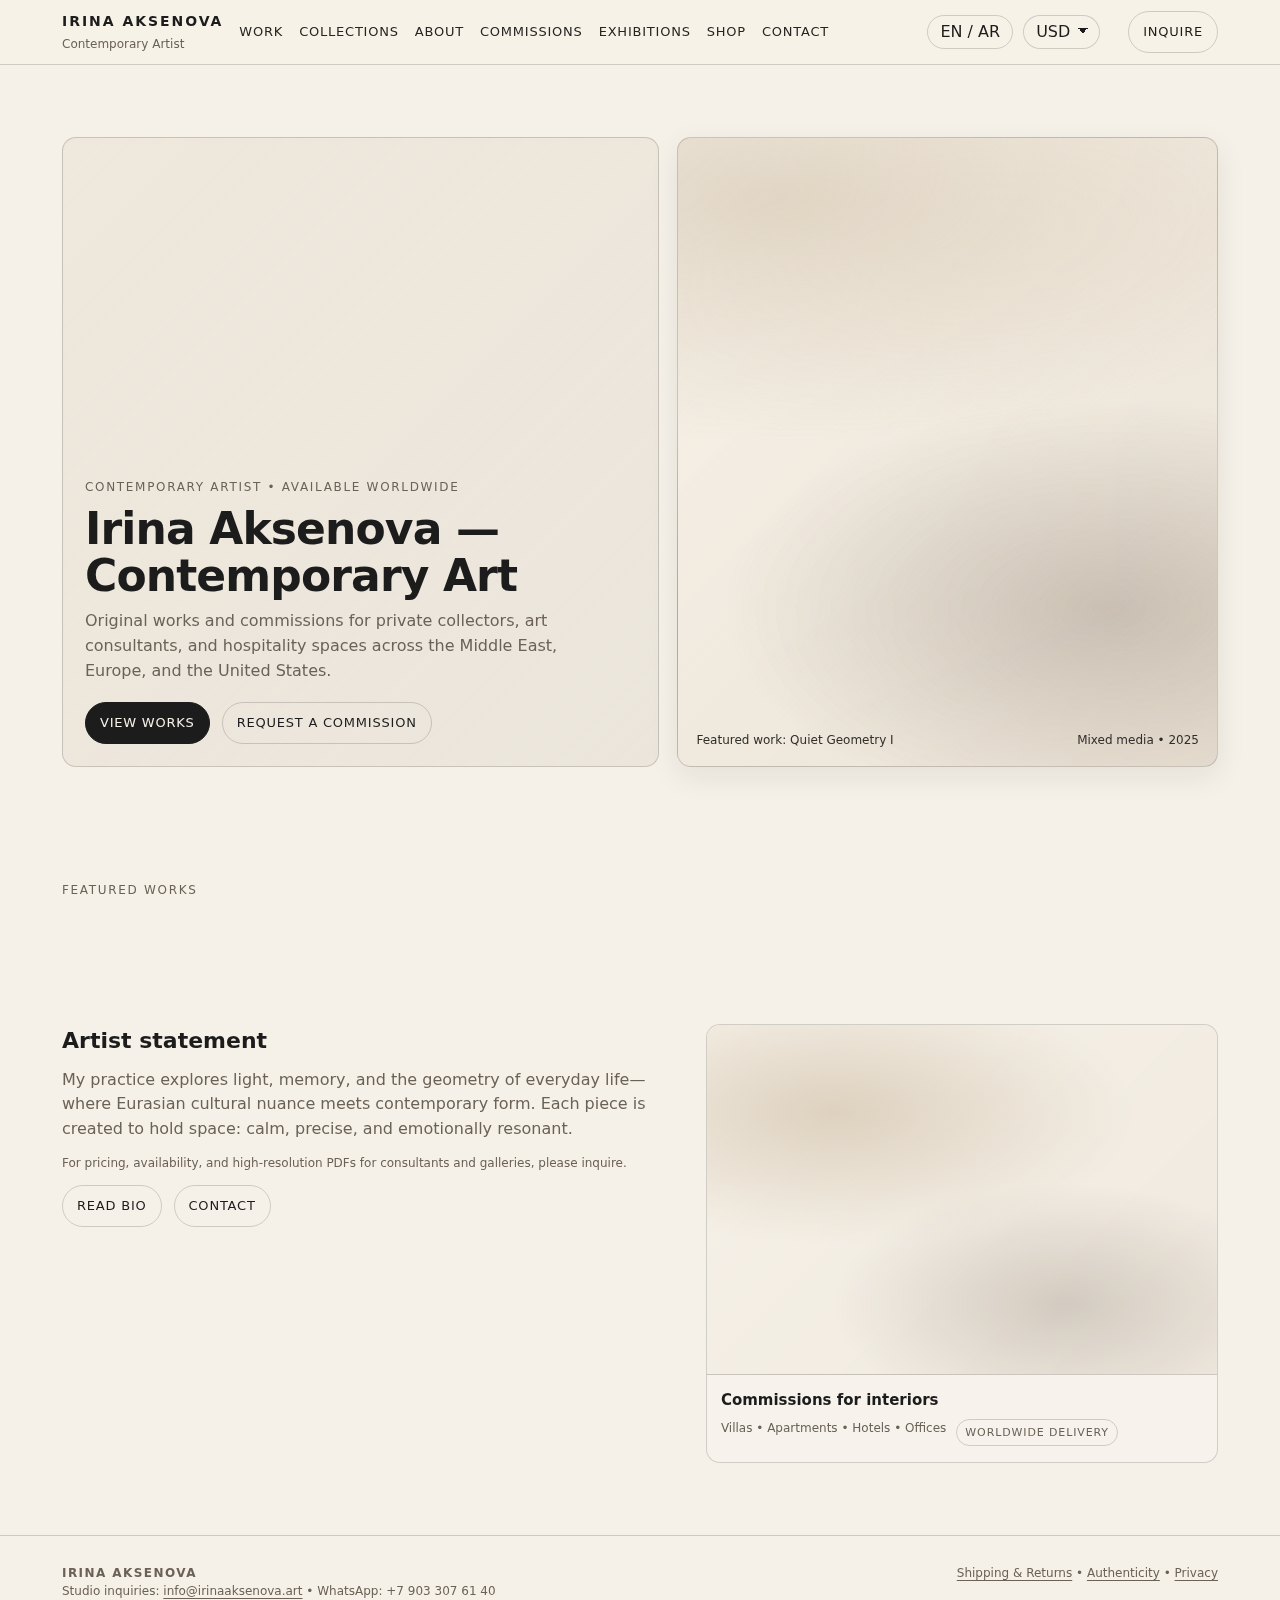
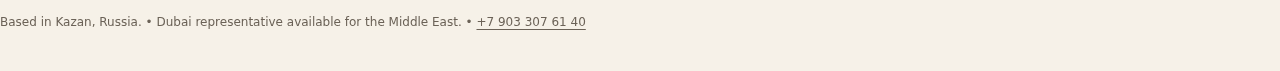
<file: index.html>
<!doctype html>
<html lang="en">
<head>
  <meta charset="utf-8">
  <meta name="viewport" content="width=device-width,initial-scale=1">
  <title>Artist Name — Contemporary Art</title>
  <meta name="description" content="Contemporary artist. Original artworks and commissions for Middle East, Europe, and the US.">
  <link rel="stylesheet" href="css/styles.css">
  <script defer src="js/site.js"></script>
</head>
<body>
  <header class="nav">
    <div class="container nav-inner">
      <a class="brand" href="index.html" aria-label="Home">
        <strong data-i18n="brand_name">Irina Aksenova</strong>
        <span data-i18n="brand_tagline">Contemporary Artist</span>
      </a>
      <nav class="menu" aria-label="Primary">
        <a href="work.html" data-i18n="nav_work">Work</a>
        <a href="collections.html" data-i18n="nav_collections">Collections</a>
        <a href="about.html" data-i18n="nav_about">About</a>
        <a href="commissions.html" data-i18n="nav_commissions">Commissions</a>
        <a href="exhibitions.html" data-i18n="nav_exhibitions">Exhibitions</a>
        <a href="shop.html" data-i18n="nav_shop">Shop</a>
        <a href="contact.html" data-i18n="nav_contact">Contact</a>
      </nav>
      <div class="nav-controls" aria-label="Language and currency">
        <button class="chip" id="langToggle" type="button" aria-label="Toggle language">EN / AR</button>
        <select class="chip" id="currencySelect" aria-label="Select currency">
          <option value="USD">USD</option>
          <option value="EUR">EUR</option>
          <option value="AED">AED</option>
        </select>
      </div>
      <a class="btn" href="contact.html" data-i18n="cta_inquire">Inquire</a>
    </div>
  </header>

  <main>
    <section class="section">
      <div class="container hero">
        <div class="hero-card">
          <div class="kicker">Contemporary artist • Available worldwide</div>
          <h1 data-i18n="home_title">Irina Aksenova — Contemporary Art</h1>
          <p>Original works and commissions for private collectors, art consultants, and hospitality spaces across the Middle East, Europe, and the United States.</p>
          <div class="hero-actions">
            <a class="btn primary" href="work.html">View works</a>
            <a class="btn" href="commissions.html">Request a commission</a>
          </div>
        </div>
        <div class="hero-media" aria-label="Featured artwork placeholder">
          <div class="hero-meta">
            <span>Featured work: Quiet Geometry I</span>
            <span>Mixed media • 2025</span>
          </div>
        </div>
      </div>
    </section>

    <section class="section tight">
      <div class="container">
        <div class="kicker">Featured works</div>
        <div id="featuredGrid" class="grid cols-3"></div>
      </div>
    </section>

    <section class="section">
      <div class="container two-col">
        <div class="prose">
          <h2>Artist statement</h2>
          <p>My practice explores light, memory, and the geometry of everyday life—where Eurasian cultural nuance meets contemporary form. Each piece is created to hold space: calm, precise, and emotionally resonant.</p>
          <p class="small">For pricing, availability, and high‑resolution PDFs for consultants and galleries, please inquire.</p>
          <div class="hero-actions">
            <a class="btn" href="about.html">Read bio</a>
            <a class="btn" href="contact.html" data-i18n="nav_contact">Contact</a>
          </div>
        </div>
        <div class="card">
          <div class="thumb" style="aspect-ratio: 16/11;"></div>
          <div class="card-body">
            <p class="title">Commissions for interiors</p>
            <div class="meta">
              <span>Villas • Apartments • Hotels • Offices</span>
              <span class="badge">Worldwide delivery</span>
            </div>
          </div>
        </div>
      </div>
    </section>
  </main>

  <hr class="hr">
  <footer class="footer">
    <div class="container footer-row">
      <div>
        <div><strong style="letter-spacing:.12em;text-transform:uppercase;font-size:12px;">Irina Aksenova</strong></div>
        <div class="small">Studio inquiries: <a id="inquiryMail" href="mailto:info@irinaaksenova.art">info@irinaaksenova.art</a> • WhatsApp: +7 903 307 61 40</div>
      </div>
      <div class="small">
        <a href="shipping.html">Shipping & Returns</a> •
        <a href="authenticity.html">Authenticity</a> •
        <a href="privacy.html">Privacy</a>
      </div>
    </div>
  
        <div class="footer-note">
          <p class="small">
            <span data-i18n="footer_location">Based in Kazan, Russia.</span>
            <span> • </span>
            <span data-i18n="footer_dubai_rep">Dubai representative available for the Middle East.</span>
            <span> • </span>
            <a href="tel:+79033076140">+7 903 307 61 40</a>
          </p>
        </div>
        </footer>
</body>
</html>
</file>
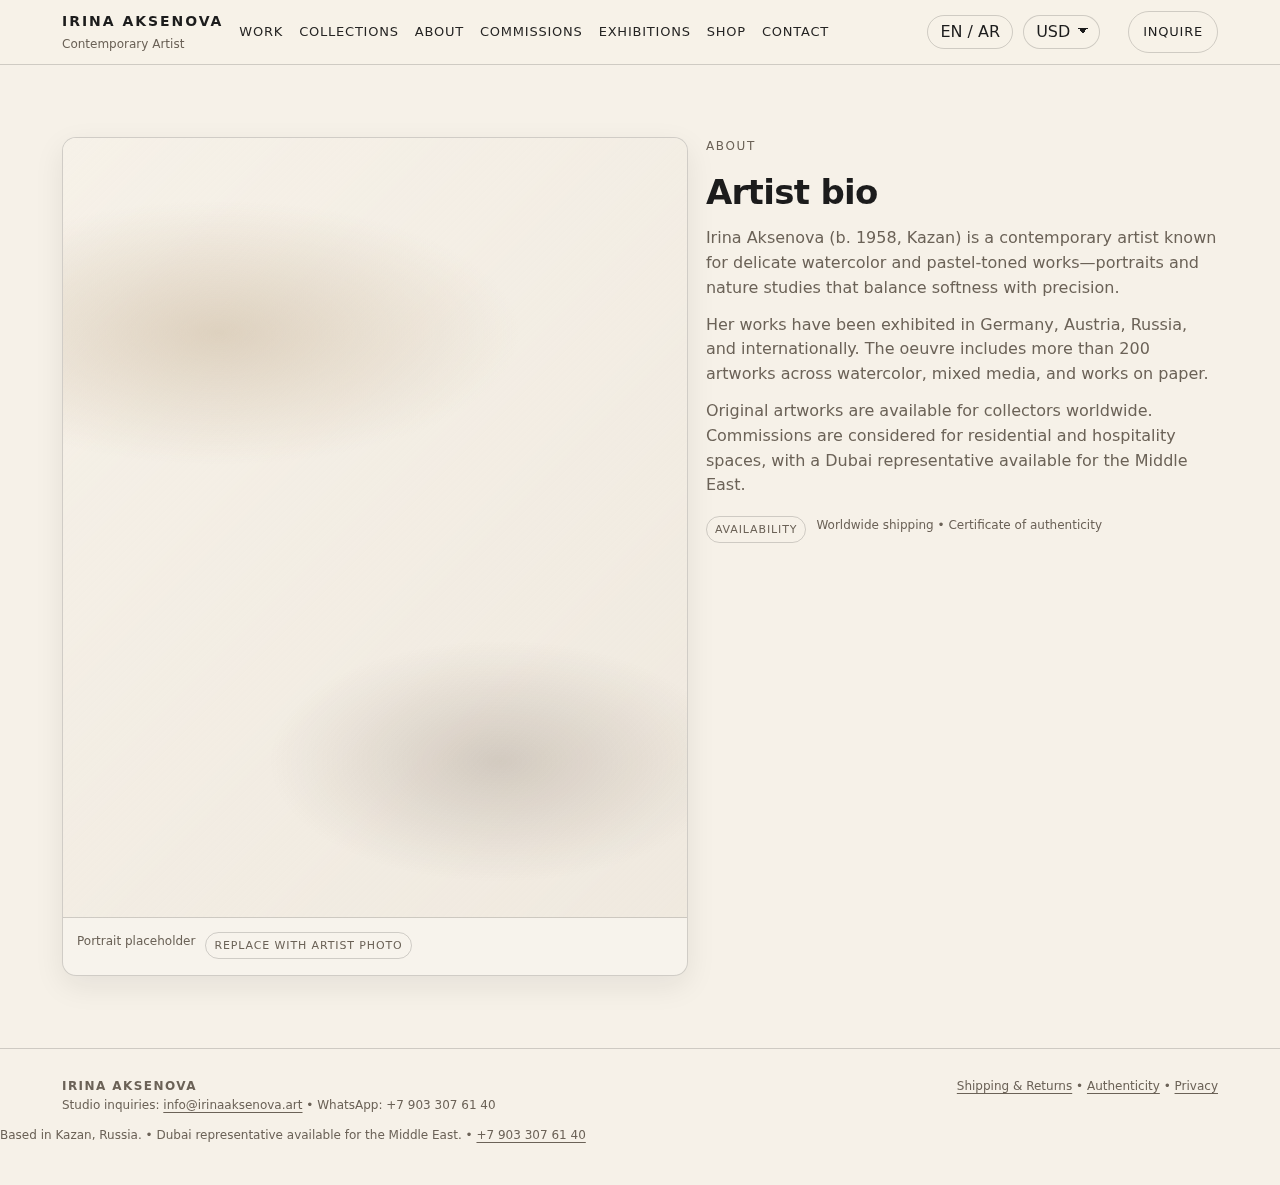
<file: about.html>
<!doctype html>
<html lang="en">
<head>
  <meta charset="utf-8">
  <meta name="viewport" content="width=device-width,initial-scale=1">
  <title>About — Artist Name</title>
  <meta name="description" content="Artist bio and statement. Contemporary artist from Kazan.">
  <link rel="stylesheet" href="css/styles.css">
  <script defer src="js/site.js"></script>
</head>
<body>
  <header class="nav">
    <div class="container nav-inner">
      <a class="brand" href="index.html" aria-label="Home">
        <strong data-i18n="brand_name">Irina Aksenova</strong>
        <span data-i18n="brand_tagline">Contemporary Artist</span>
      </a>
      <nav class="menu" aria-label="Primary">
        <a href="work.html" data-i18n="nav_work">Work</a>
        <a href="collections.html" data-i18n="nav_collections">Collections</a>
        <a href="about.html" data-i18n="nav_about">About</a>
        <a href="commissions.html" data-i18n="nav_commissions">Commissions</a>
        <a href="exhibitions.html" data-i18n="nav_exhibitions">Exhibitions</a>
        <a href="shop.html" data-i18n="nav_shop">Shop</a>
        <a href="contact.html" data-i18n="nav_contact">Contact</a>
      </nav>
      <div class="nav-controls" aria-label="Language and currency">
        <button class="chip" id="langToggle" type="button" aria-label="Toggle language">EN / AR</button>
        <select class="chip" id="currencySelect" aria-label="Select currency">
          <option value="USD">USD</option>
          <option value="EUR">EUR</option>
          <option value="AED">AED</option>
        </select>
      </div>
      <a class="btn" href="contact.html" data-i18n="cta_inquire">Inquire</a>
    </div>
  </header>

  <main>
    <section class="section">
      <div class="container two-col">
        <div class="card" style="box-shadow:var(--shadow);">
          <div class="thumb" style="aspect-ratio: 4/5;"></div>
          <div class="card-body">
            <div class="meta"><span>Portrait placeholder</span><span class="badge">Replace with artist photo</span></div>
          </div>
        </div>

        <div class="prose">
          <div class="kicker" data-i18n="nav_about">About</div>
          <h1 style="margin:0 0 8px;font-size:34px;letter-spacing:-.02em;" data-i18n="about_title">Artist bio</h1>
          <p data-i18n="about_p1">Irina Aksenova (b. 1958, Kazan) is a contemporary artist known for delicate watercolor and pastel-toned works—portraits and nature studies that balance softness with precision.</p>
          <p data-i18n="about_p2">Her works have been exhibited in Germany, Austria, Russia, and internationally. The oeuvre includes more than 200 artworks across watercolor, mixed media, and works on paper.</p>
          <p data-i18n="about_p3">Original artworks are available for collectors worldwide. Commissions are considered for residential and hospitality spaces, with a Dubai representative available for the Middle East.</p>

          <div class="meta" style="margin-top:18px;">
            <span class="badge" data-i18n="about_badge">Availability</span>
            <span data-i18n="about_badge_text">Worldwide shipping • Certificate of authenticity</span>
          </div>
        </div>
      </div>
    </section>
  </main>

  <hr class="hr">
  <footer class="footer">
    <div class="container footer-row">
      <div>
        <div><strong style="letter-spacing:.12em;text-transform:uppercase;font-size:12px;">Irina Aksenova</strong></div>
        <div class="small">Studio inquiries: <a id="inquiryMail" href="mailto:info@irinaaksenova.art">info@irinaaksenova.art</a> • WhatsApp: +7 903 307 61 40</div>
      </div>
      <div class="small">
        <a href="shipping.html">Shipping & Returns</a> •
        <a href="authenticity.html">Authenticity</a> •
        <a href="privacy.html">Privacy</a>
      </div>
    </div>
  
        <div class="footer-note">
          <p class="small">
            <span data-i18n="footer_location">Based in Kazan, Russia.</span>
            <span> • </span>
            <span data-i18n="footer_dubai_rep">Dubai representative available for the Middle East.</span>
            <span> • </span>
            <a href="tel:+79033076140">+7 903 307 61 40</a>
          </p>
        </div>
        </footer>
</body>
</html>
</file>
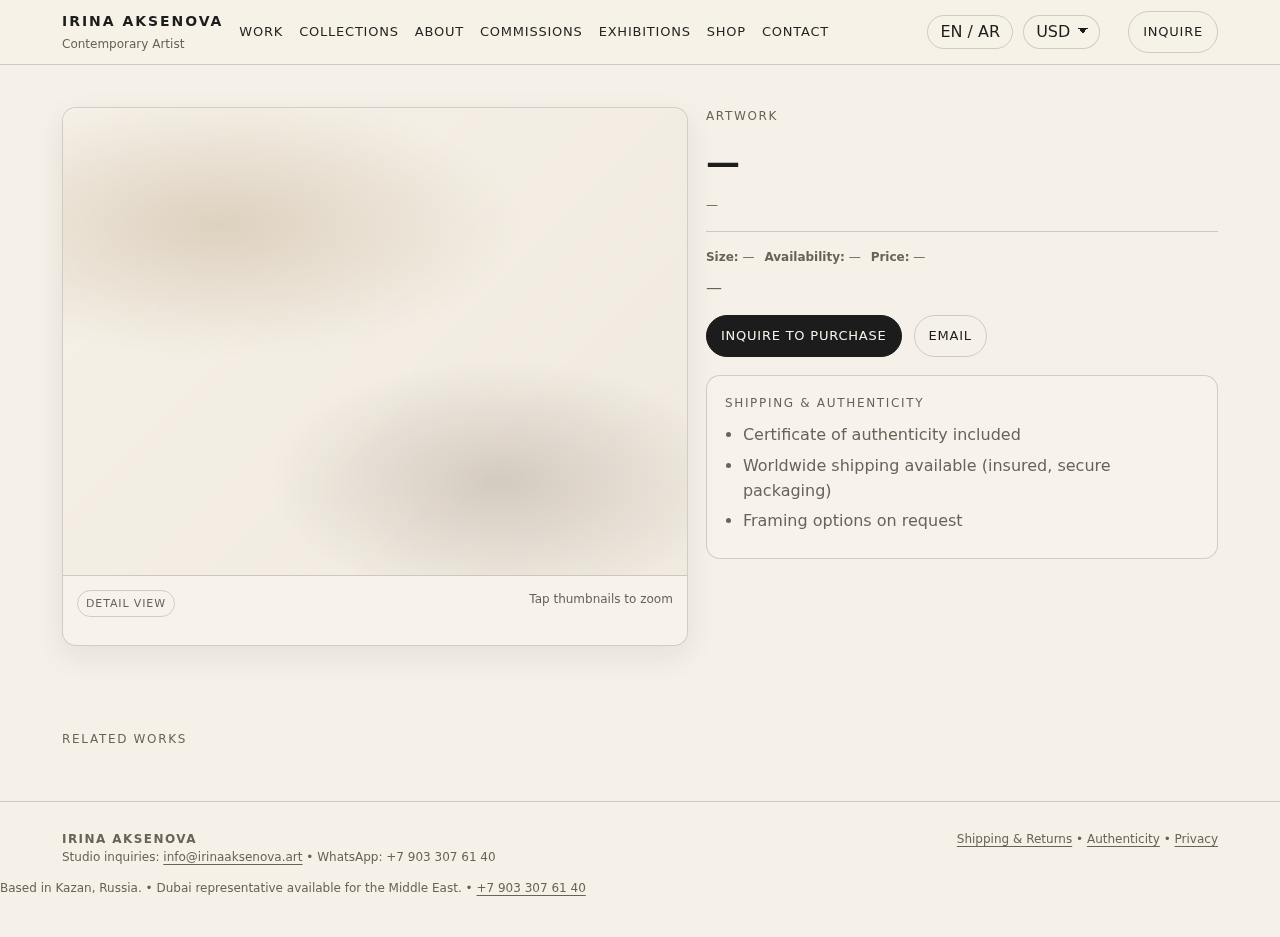
<file: artwork.html>
<!doctype html>
<html lang="en">
<head>
  <meta charset="utf-8">
  <meta name="viewport" content="width=device-width,initial-scale=1">
  <title>Artwork — Artist Name</title>
  <meta name="description" content="Artwork details, size, medium, and inquiry form.">
  <link rel="stylesheet" href="css/styles.css">
  <script defer src="js/site.js"></script>
</head>
<body>
  <header class="nav">
    <div class="container nav-inner">
      <a class="brand" href="index.html" aria-label="Home">
        <strong data-i18n="brand_name">Irina Aksenova</strong>
        <span data-i18n="brand_tagline">Contemporary Artist</span>
      </a>
      <nav class="menu" aria-label="Primary">
        <a href="work.html" data-i18n="nav_work">Work</a>
        <a href="collections.html" data-i18n="nav_collections">Collections</a>
        <a href="about.html" data-i18n="nav_about">About</a>
        <a href="commissions.html" data-i18n="nav_commissions">Commissions</a>
        <a href="exhibitions.html" data-i18n="nav_exhibitions">Exhibitions</a>
        <a href="shop.html" data-i18n="nav_shop">Shop</a>
        <a href="contact.html" data-i18n="nav_contact">Contact</a>
      </nav>
      <div class="nav-controls" aria-label="Language and currency">
        <button class="chip" id="langToggle" type="button" aria-label="Toggle language">EN / AR</button>
        <select class="chip" id="currencySelect" aria-label="Select currency">
          <option value="USD">USD</option>
          <option value="EUR">EUR</option>
          <option value="AED">AED</option>
        </select>
      </div>
      <a class="btn" href="contact.html" data-i18n="cta_inquire">Inquire</a>
    </div>
  </header>

  <main>
    <section class="section tight" id="artworkRoot">
      <div class="container two-col">
        
        <div class="card" style="box-shadow:var(--shadow);">
          <div id="artHeroImg" class="thumb" style="aspect-ratio: 4/3;"></div>
          <div class="card-body">
            <div class="meta" style="justify-content:space-between;gap:12px;">
              <span class="badge">Detail view</span>
              <span class="small">Tap thumbnails to zoom</span>
            </div>
            <div id="artGallery" class="thumb-row" style="margin-top:12px;display:flex;gap:10px;flex-wrap:wrap;"></div>
          </div>
        </div>


        <div class="prose">
          <div class="kicker">Artwork</div>
          <h1 id="artTitle" style="margin:0 0 8px;font-size:34px;letter-spacing:-.02em;">—</h1>
          <p id="artMeta" class="small">—</p>

          <hr class="hr" style="margin:16px 0;">

          <div class="meta" style="margin-bottom:10px;">
            <span><strong>Size:</strong> <span id="artSize">—</span></span>
            <span><strong>Availability:</strong> <span id="artAvail">—</span></span>
            <span><strong>Price:</strong> <span id="artPrice">—</span></span>
          </div>

          <p id="artNote">—</p>

          <div class="hero-actions" style="margin-top:14px;">
            <a class="btn primary" href="contact.html">Inquire to purchase</a>
            <a class="btn" id="inquiryMail" href="mailto:info@irinaaksenova.art">Email</a>
          </div>

          <div class="form" style="margin-top:18px;">
            <div class="kicker">Shipping & authenticity</div>
            <ul>
              <li>Certificate of authenticity included</li>
              <li>Worldwide shipping available (insured, secure packaging)</li>
              <li>Framing options on request</li>
            </ul>
          </div>
        </div>
      </div>
    </section>

    <section class="section tight" id="relatedSection">
      <div class="container">
        <div class="kicker">Related works</div>
        <div id="relatedGrid" class="grid cols-3"></div>
      </div>
    </section>
  </main>

  <hr class="hr">
  <footer class="footer">
    <div class="container footer-row">
      <div>
        <div><strong style="letter-spacing:.12em;text-transform:uppercase;font-size:12px;">Irina Aksenova</strong></div>
        <div class="small">Studio inquiries: <a id="inquiryMail" href="mailto:info@irinaaksenova.art">info@irinaaksenova.art</a> • WhatsApp: +7 903 307 61 40</div>
      </div>
      <div class="small">
        <a href="shipping.html">Shipping & Returns</a> •
        <a href="authenticity.html">Authenticity</a> •
        <a href="privacy.html">Privacy</a>
      </div>
    </div>
  
        <div class="footer-note">
          <p class="small">
            <span data-i18n="footer_location">Based in Kazan, Russia.</span>
            <span> • </span>
            <span data-i18n="footer_dubai_rep">Dubai representative available for the Middle East.</span>
            <span> • </span>
            <a href="tel:+79033076140">+7 903 307 61 40</a>
          </p>
        </div>
        </footer>
</body>
</html>
</file>
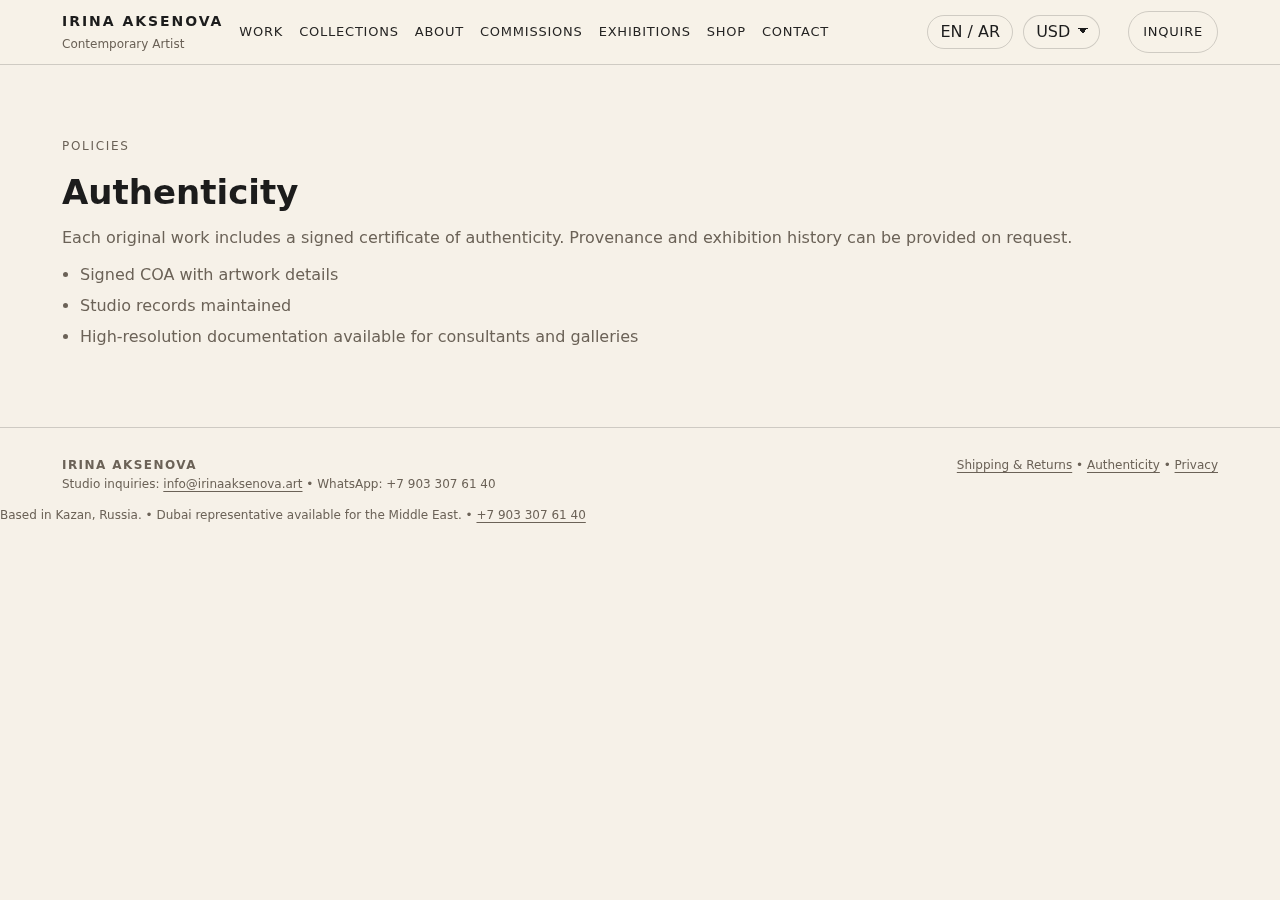
<file: authenticity.html>
<!doctype html>
<html lang="en">
<head>
  <meta charset="utf-8">
  <meta name="viewport" content="width=device-width,initial-scale=1">
  <title>Authenticity — Artist Name</title>
  <meta name="description" content="Certificate of authenticity and provenance information.">
  <link rel="stylesheet" href="css/styles.css">
  <script defer src="js/site.js"></script>
</head>
<body>
  <header class="nav">
    <div class="container nav-inner">
      <a class="brand" href="index.html" aria-label="Home">
        <strong data-i18n="brand_name">Irina Aksenova</strong>
        <span data-i18n="brand_tagline">Contemporary Artist</span>
      </a>
      <nav class="menu" aria-label="Primary">
        <a href="work.html" data-i18n="nav_work">Work</a>
        <a href="collections.html" data-i18n="nav_collections">Collections</a>
        <a href="about.html" data-i18n="nav_about">About</a>
        <a href="commissions.html" data-i18n="nav_commissions">Commissions</a>
        <a href="exhibitions.html" data-i18n="nav_exhibitions">Exhibitions</a>
        <a href="shop.html" data-i18n="nav_shop">Shop</a>
        <a href="contact.html" data-i18n="nav_contact">Contact</a>
      </nav>
      <div class="nav-controls" aria-label="Language and currency">
        <button class="chip" id="langToggle" type="button" aria-label="Toggle language">EN / AR</button>
        <select class="chip" id="currencySelect" aria-label="Select currency">
          <option value="USD">USD</option>
          <option value="EUR">EUR</option>
          <option value="AED">AED</option>
        </select>
      </div>
      <a class="btn" href="contact.html" data-i18n="cta_inquire">Inquire</a>
    </div>
  </header>
<main><section class='section'><div class='container prose'><div class='kicker'>Policies</div><h1 style='margin:0 0 8px;font-size:34px;'>Authenticity</h1><p>Each original work includes a signed certificate of authenticity. Provenance and exhibition history can be provided on request.</p><ul><li>Signed COA with artwork details</li><li>Studio records maintained</li><li>High‑resolution documentation available for consultants and galleries</li></ul></div></section></main>
  <hr class="hr">
  <footer class="footer">
    <div class="container footer-row">
      <div>
        <div><strong style="letter-spacing:.12em;text-transform:uppercase;font-size:12px;">Irina Aksenova</strong></div>
        <div class="small">Studio inquiries: <a id="inquiryMail" href="mailto:info@irinaaksenova.art">info@irinaaksenova.art</a> • WhatsApp: +7 903 307 61 40</div>
      </div>
      <div class="small">
        <a href="shipping.html">Shipping & Returns</a> •
        <a href="authenticity.html">Authenticity</a> •
        <a href="privacy.html">Privacy</a>
      </div>
    </div>
  
        <div class="footer-note">
          <p class="small">
            <span data-i18n="footer_location">Based in Kazan, Russia.</span>
            <span> • </span>
            <span data-i18n="footer_dubai_rep">Dubai representative available for the Middle East.</span>
            <span> • </span>
            <a href="tel:+79033076140">+7 903 307 61 40</a>
          </p>
        </div>
        </footer>
</body>
</html>
</file>
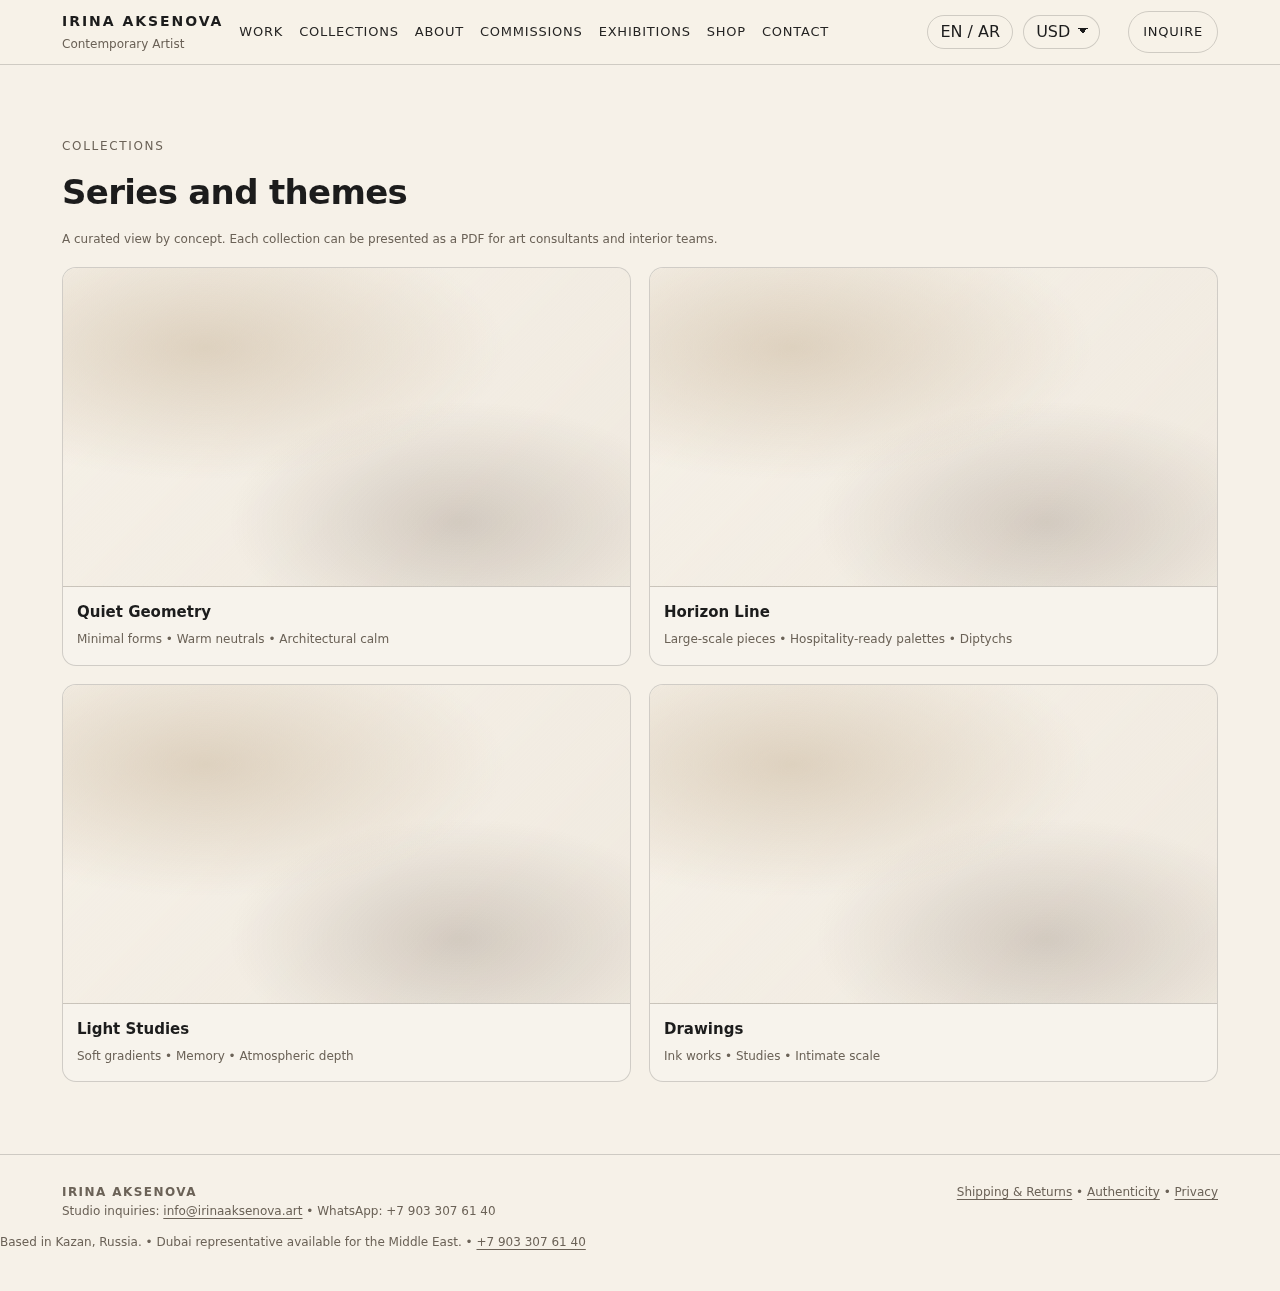
<file: collections.html>
<!doctype html>
<html lang="en">
<head>
  <meta charset="utf-8">
  <meta name="viewport" content="width=device-width,initial-scale=1">
  <title>Collections — Artist Name</title>
  <meta name="description" content="Collections and series: Quiet Geometry, Horizon Line, Light Studies, Drawings.">
  <link rel="stylesheet" href="css/styles.css">
  <script defer src="js/site.js"></script>
</head>
<body>
  <header class="nav">
    <div class="container nav-inner">
      <a class="brand" href="index.html" aria-label="Home">
        <strong data-i18n="brand_name">Irina Aksenova</strong>
        <span data-i18n="brand_tagline">Contemporary Artist</span>
      </a>
      <nav class="menu" aria-label="Primary">
        <a href="work.html" data-i18n="nav_work">Work</a>
        <a href="collections.html" data-i18n="nav_collections">Collections</a>
        <a href="about.html" data-i18n="nav_about">About</a>
        <a href="commissions.html" data-i18n="nav_commissions">Commissions</a>
        <a href="exhibitions.html" data-i18n="nav_exhibitions">Exhibitions</a>
        <a href="shop.html" data-i18n="nav_shop">Shop</a>
        <a href="contact.html" data-i18n="nav_contact">Contact</a>
      </nav>
      <div class="nav-controls" aria-label="Language and currency">
        <button class="chip" id="langToggle" type="button" aria-label="Toggle language">EN / AR</button>
        <select class="chip" id="currencySelect" aria-label="Select currency">
          <option value="USD">USD</option>
          <option value="EUR">EUR</option>
          <option value="AED">AED</option>
        </select>
      </div>
      <a class="btn" href="contact.html" data-i18n="cta_inquire">Inquire</a>
    </div>
  </header>

  <main>
    <section class="section">
      <div class="container">
        <div class="kicker" data-i18n="nav_collections">Collections</div>
        <h1 style="margin:0 0 8px;font-size:34px;letter-spacing:-.02em;">Series and themes</h1>
        <p class="small">A curated view by concept. Each collection can be presented as a PDF for art consultants and interior teams.</p>

        <div class="grid cols-2" style="margin-top:18px;">
          <a class="card" href="work.html">
            <div class="thumb" style="aspect-ratio: 16/9;"></div>
            <div class="card-body">
              <p class="title">Quiet Geometry</p>
              <div class="meta"><span>Minimal forms • Warm neutrals • Architectural calm</span></div>
            </div>
          </a>

          <a class="card" href="work.html">
            <div class="thumb" style="aspect-ratio: 16/9;"></div>
            <div class="card-body">
              <p class="title">Horizon Line</p>
              <div class="meta"><span>Large-scale pieces • Hospitality-ready palettes • Diptychs</span></div>
            </div>
          </a>

          <a class="card" href="work.html">
            <div class="thumb" style="aspect-ratio: 16/9;"></div>
            <div class="card-body">
              <p class="title">Light Studies</p>
              <div class="meta"><span>Soft gradients • Memory • Atmospheric depth</span></div>
            </div>
          </a>

          <a class="card" href="work.html">
            <div class="thumb" style="aspect-ratio: 16/9;"></div>
            <div class="card-body">
              <p class="title">Drawings</p>
              <div class="meta"><span>Ink works • Studies • Intimate scale</span></div>
            </div>
          </a>
        </div>
      </div>
    </section>
  </main>

  <hr class="hr">
  <footer class="footer">
    <div class="container footer-row">
      <div>
        <div><strong style="letter-spacing:.12em;text-transform:uppercase;font-size:12px;">Irina Aksenova</strong></div>
        <div class="small">Studio inquiries: <a id="inquiryMail" href="mailto:info@irinaaksenova.art">info@irinaaksenova.art</a> • WhatsApp: +7 903 307 61 40</div>
      </div>
      <div class="small">
        <a href="shipping.html">Shipping & Returns</a> •
        <a href="authenticity.html">Authenticity</a> •
        <a href="privacy.html">Privacy</a>
      </div>
    </div>
  
        <div class="footer-note">
          <p class="small">
            <span data-i18n="footer_location">Based in Kazan, Russia.</span>
            <span> • </span>
            <span data-i18n="footer_dubai_rep">Dubai representative available for the Middle East.</span>
            <span> • </span>
            <a href="tel:+79033076140">+7 903 307 61 40</a>
          </p>
        </div>
        </footer>
</body>
</html>
</file>
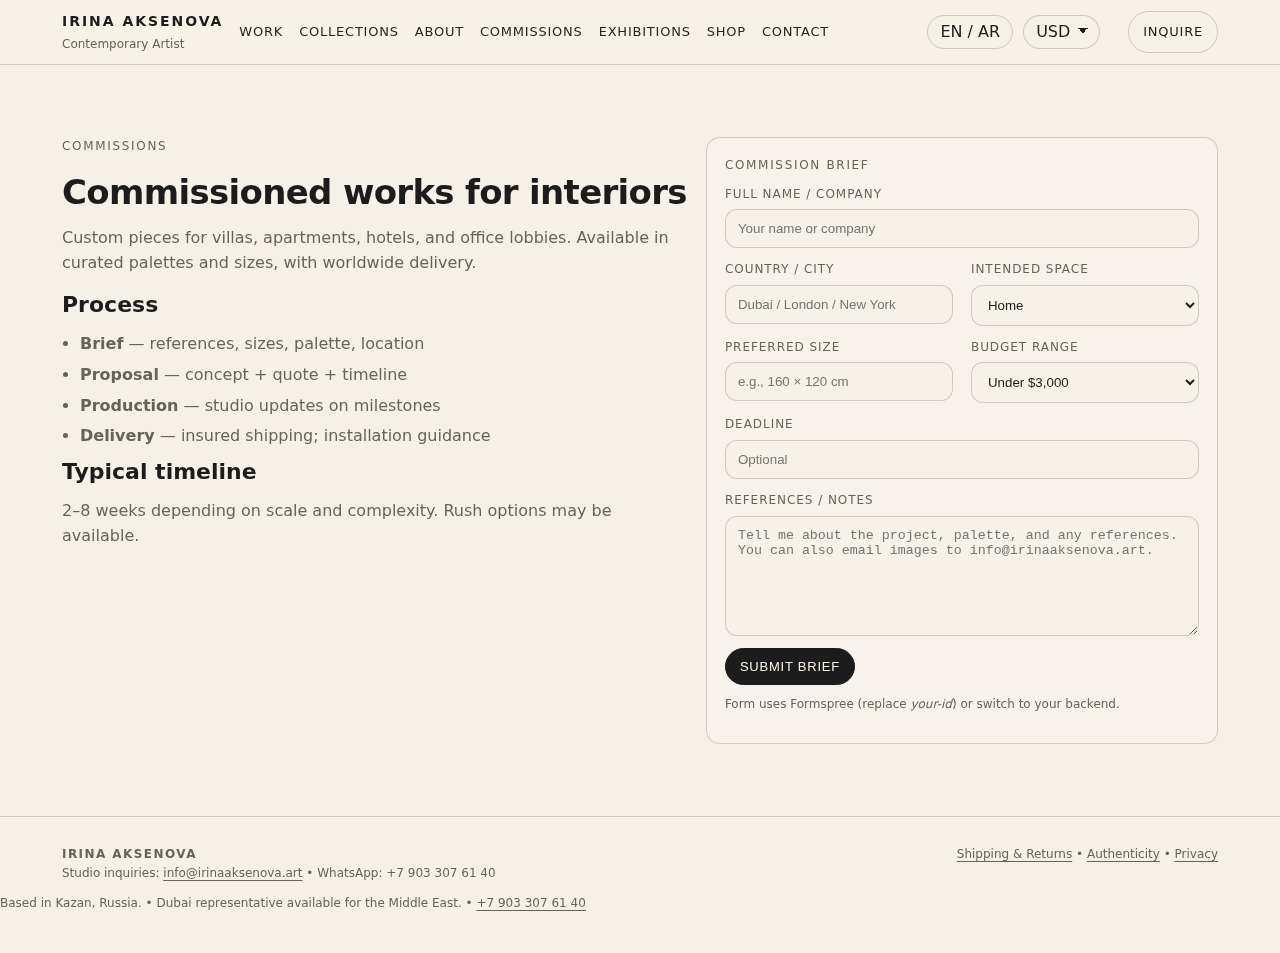
<file: commissions.html>
<!doctype html>
<html lang="en">
<head>
  <meta charset="utf-8">
  <meta name="viewport" content="width=device-width,initial-scale=1">
  <title>Commissions — Artist Name</title>
  <meta name="description" content="Commission custom artworks for interiors. Brief form and process.">
  <link rel="stylesheet" href="css/styles.css">
  <script defer src="js/site.js"></script>
</head>
<body>
  <header class="nav">
    <div class="container nav-inner">
      <a class="brand" href="index.html" aria-label="Home">
        <strong data-i18n="brand_name">Irina Aksenova</strong>
        <span data-i18n="brand_tagline">Contemporary Artist</span>
      </a>
      <nav class="menu" aria-label="Primary">
        <a href="work.html" data-i18n="nav_work">Work</a>
        <a href="collections.html" data-i18n="nav_collections">Collections</a>
        <a href="about.html" data-i18n="nav_about">About</a>
        <a href="commissions.html" data-i18n="nav_commissions">Commissions</a>
        <a href="exhibitions.html" data-i18n="nav_exhibitions">Exhibitions</a>
        <a href="shop.html" data-i18n="nav_shop">Shop</a>
        <a href="contact.html" data-i18n="nav_contact">Contact</a>
      </nav>
      <div class="nav-controls" aria-label="Language and currency">
        <button class="chip" id="langToggle" type="button" aria-label="Toggle language">EN / AR</button>
        <select class="chip" id="currencySelect" aria-label="Select currency">
          <option value="USD">USD</option>
          <option value="EUR">EUR</option>
          <option value="AED">AED</option>
        </select>
      </div>
      <a class="btn" href="contact.html" data-i18n="cta_inquire">Inquire</a>
    </div>
  </header>

  <main>
    <section class="section">
      <div class="container two-col">
        <div class="prose">
          <div class="kicker" data-i18n="nav_commissions">Commissions</div>
          <h1 style="margin:0 0 8px;font-size:34px;letter-spacing:-.02em;">Commissioned works for interiors</h1>
          <p>Custom pieces for villas, apartments, hotels, and office lobbies. Available in curated palettes and sizes, with worldwide delivery.</p>

          <h2>Process</h2>
          <ul>
            <li><strong>Brief</strong> — references, sizes, palette, location</li>
            <li><strong>Proposal</strong> — concept + quote + timeline</li>
            <li><strong>Production</strong> — studio updates on milestones</li>
            <li><strong>Delivery</strong> — insured shipping; installation guidance</li>
          </ul>

          <h2>Typical timeline</h2>
          <p>2–8 weeks depending on scale and complexity. Rush options may be available.</p>
        </div>

        <form class="form" action="https://formspree.io/f/your-id" method="POST">
          <div class="kicker">Commission brief</div>

          <div class="field">
            <label>Full name / Company</label>
            <input name="name" required placeholder="Your name or company">
          </div>

          <div class="grid cols-2">
            <div class="field">
              <label>Country / City</label>
              <input name="location" placeholder="Dubai / London / New York">
            </div>
            <div class="field">
              <label>Intended space</label>
              <select name="space">
                <option>Home</option>
                <option>Hospitality</option>
                <option>Office</option>
                <option>Gallery</option>
              </select>
            </div>
          </div>

          <div class="grid cols-2">
            <div class="field">
              <label>Preferred size</label>
              <input name="size" placeholder="e.g., 160 × 120 cm">
            </div>
            <div class="field">
              <label>Budget range</label>
              <select name="budget">
                <option>Under $3,000</option>
                <option>$3,000–$8,000</option>
                <option>$8,000–$20,000</option>
                <option>$20,000+</option>
              </select>
            </div>
          </div>

          <div class="field">
            <label>Deadline</label>
            <input name="deadline" placeholder="Optional">
          </div>

          <div class="field">
            <label>References / notes</label>
            <textarea name="notes" placeholder="Tell me about the project, palette, and any references. You can also email images to info@irinaaksenova.art."></textarea>
          </div>

          <button class="btn primary" type="submit">Submit brief</button>
          <p class="small" style="margin-top:10px;">Form uses Formspree (replace <em>your-id</em>) or switch to your backend.</p>
        </form>
      </div>
    </section>
  </main>

  <hr class="hr">
  <footer class="footer">
    <div class="container footer-row">
      <div>
        <div><strong style="letter-spacing:.12em;text-transform:uppercase;font-size:12px;">Irina Aksenova</strong></div>
        <div class="small">Studio inquiries: <a id="inquiryMail" href="mailto:info@irinaaksenova.art">info@irinaaksenova.art</a> • WhatsApp: +7 903 307 61 40</div>
      </div>
      <div class="small">
        <a href="shipping.html">Shipping & Returns</a> •
        <a href="authenticity.html">Authenticity</a> •
        <a href="privacy.html">Privacy</a>
      </div>
    </div>
  
        <div class="footer-note">
          <p class="small">
            <span data-i18n="footer_location">Based in Kazan, Russia.</span>
            <span> • </span>
            <span data-i18n="footer_dubai_rep">Dubai representative available for the Middle East.</span>
            <span> • </span>
            <a href="tel:+79033076140">+7 903 307 61 40</a>
          </p>
        </div>
        </footer>
</body>
</html>
</file>
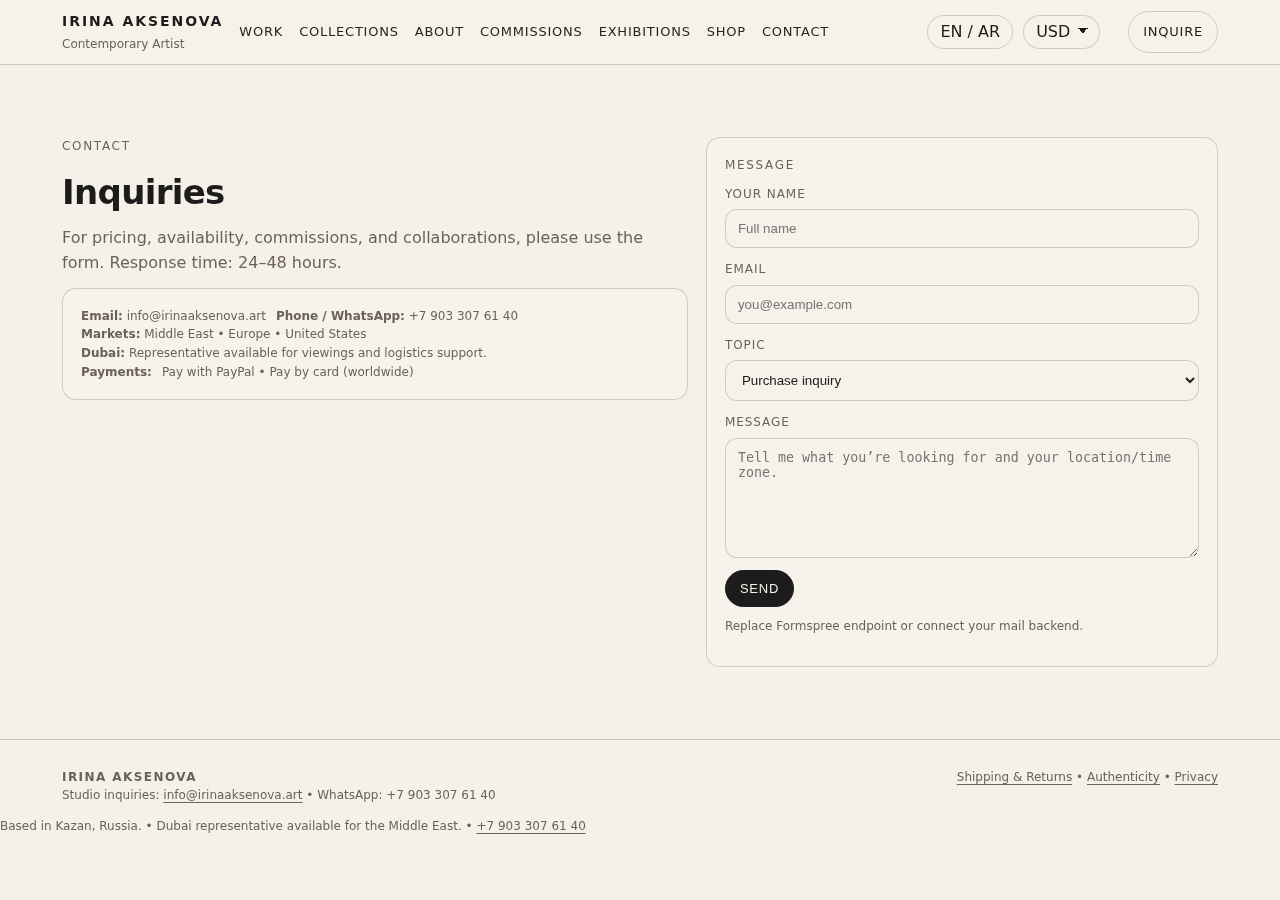
<file: contact.html>
<!doctype html>
<html lang="en">
<head>
  <meta charset="utf-8">
  <meta name="viewport" content="width=device-width,initial-scale=1">
  <title>Contact — Artist Name</title>
  <meta name="description" content="Contact for purchase inquiries and commissions.">
  <link rel="stylesheet" href="css/styles.css">
  <script defer src="js/site.js"></script>
</head>
<body>
  <header class="nav">
    <div class="container nav-inner">
      <a class="brand" href="index.html" aria-label="Home">
        <strong data-i18n="brand_name">Irina Aksenova</strong>
        <span data-i18n="brand_tagline">Contemporary Artist</span>
      </a>
      <nav class="menu" aria-label="Primary">
        <a href="work.html" data-i18n="nav_work">Work</a>
        <a href="collections.html" data-i18n="nav_collections">Collections</a>
        <a href="about.html" data-i18n="nav_about">About</a>
        <a href="commissions.html" data-i18n="nav_commissions">Commissions</a>
        <a href="exhibitions.html" data-i18n="nav_exhibitions">Exhibitions</a>
        <a href="shop.html" data-i18n="nav_shop">Shop</a>
        <a href="contact.html" data-i18n="nav_contact">Contact</a>
      </nav>
      <div class="nav-controls" aria-label="Language and currency">
        <button class="chip" id="langToggle" type="button" aria-label="Toggle language">EN / AR</button>
        <select class="chip" id="currencySelect" aria-label="Select currency">
          <option value="USD">USD</option>
          <option value="EUR">EUR</option>
          <option value="AED">AED</option>
        </select>
      </div>
      <a class="btn" href="contact.html" data-i18n="cta_inquire">Inquire</a>
    </div>
  </header>

  <main>
    <section class="section">
      <div class="container two-col">
        <div class="prose">
          <div class="kicker" data-i18n="nav_contact">Contact</div>
          <h1 style="margin:0 0 8px;font-size:34px;letter-spacing:-.02em;">Inquiries</h1>
          <p>For pricing, availability, commissions, and collaborations, please use the form. Response time: 24–48 hours.</p>
          <div class="form">
            <div class="meta">
              <span><strong>Email:</strong> <a href="mailto:info@irinaaksenova.art">info@irinaaksenova.art</a></span>
              <span><strong>Phone / WhatsApp:</strong> <a href="tel:+79033076140">+7 903 307 61 40</a></span>
            </div>
            <div class="meta">
              <span><strong data-i18n="contact_markets_label">Markets:</strong> Middle East • Europe • United States</span>
            </div>
            <div class="meta">
              <span><strong data-i18n="contact_dubai_label">Dubai:</strong> <span data-i18n="contact_dubai_text">Representative available for viewings and logistics support.</span></span>
            </div>
            <div class="meta">
              <span><strong data-i18n="contact_payments_label">Payments:</strong></span>
              <span>
                <a href="https://www.paypal.com/" target="_blank" rel="noopener" data-i18n="pay_paypal">Pay with PayPal</a>
                <span> • </span>
                <span data-i18n="pay_card">Pay by card (worldwide)</span>
              </span>
            </div>
          </div>
        </div>

        <form class="form" action="https://formspree.io/f/your-id" method="POST">
          <div class="kicker">Message</div>

          <div class="field">
            <label>Your name</label>
            <input name="name" required placeholder="Full name">
          </div>

          <div class="field">
            <label>Email</label>
            <input type="email" name="email" required placeholder="you@example.com">
          </div>

          <div class="field">
            <label>Topic</label>
            <select name="topic">
              <option>Purchase inquiry</option>
              <option>Commission</option>
              <option>Gallery / press</option>
              <option>Other</option>
            </select>
          </div>

          <div class="field">
            <label>Message</label>
            <textarea name="message" required placeholder="Tell me what you’re looking for and your location/time zone."></textarea>
          </div>

          <button class="btn primary" type="submit">Send</button>
          <p class="small" style="margin-top:10px;">Replace Formspree endpoint or connect your mail backend.</p>
        </form>
      </div>
    </section>
  </main>

  <hr class="hr">
  <footer class="footer">
    <div class="container footer-row">
      <div>
        <div><strong style="letter-spacing:.12em;text-transform:uppercase;font-size:12px;">Irina Aksenova</strong></div>
        <div class="small">Studio inquiries: <a id="inquiryMail" href="mailto:info@irinaaksenova.art">info@irinaaksenova.art</a> • WhatsApp: +7 903 307 61 40</div>
      </div>
      <div class="small">
        <a href="shipping.html">Shipping & Returns</a> •
        <a href="authenticity.html">Authenticity</a> •
        <a href="privacy.html">Privacy</a>
      </div>
    </div>
  
        <div class="footer-note">
          <p class="small">
            <span data-i18n="footer_location">Based in Kazan, Russia.</span>
            <span> • </span>
            <span data-i18n="footer_dubai_rep">Dubai representative available for the Middle East.</span>
            <span> • </span>
            <a href="tel:+79033076140">+7 903 307 61 40</a>
          </p>
        </div>
        </footer>
</body>
</html>
</file>
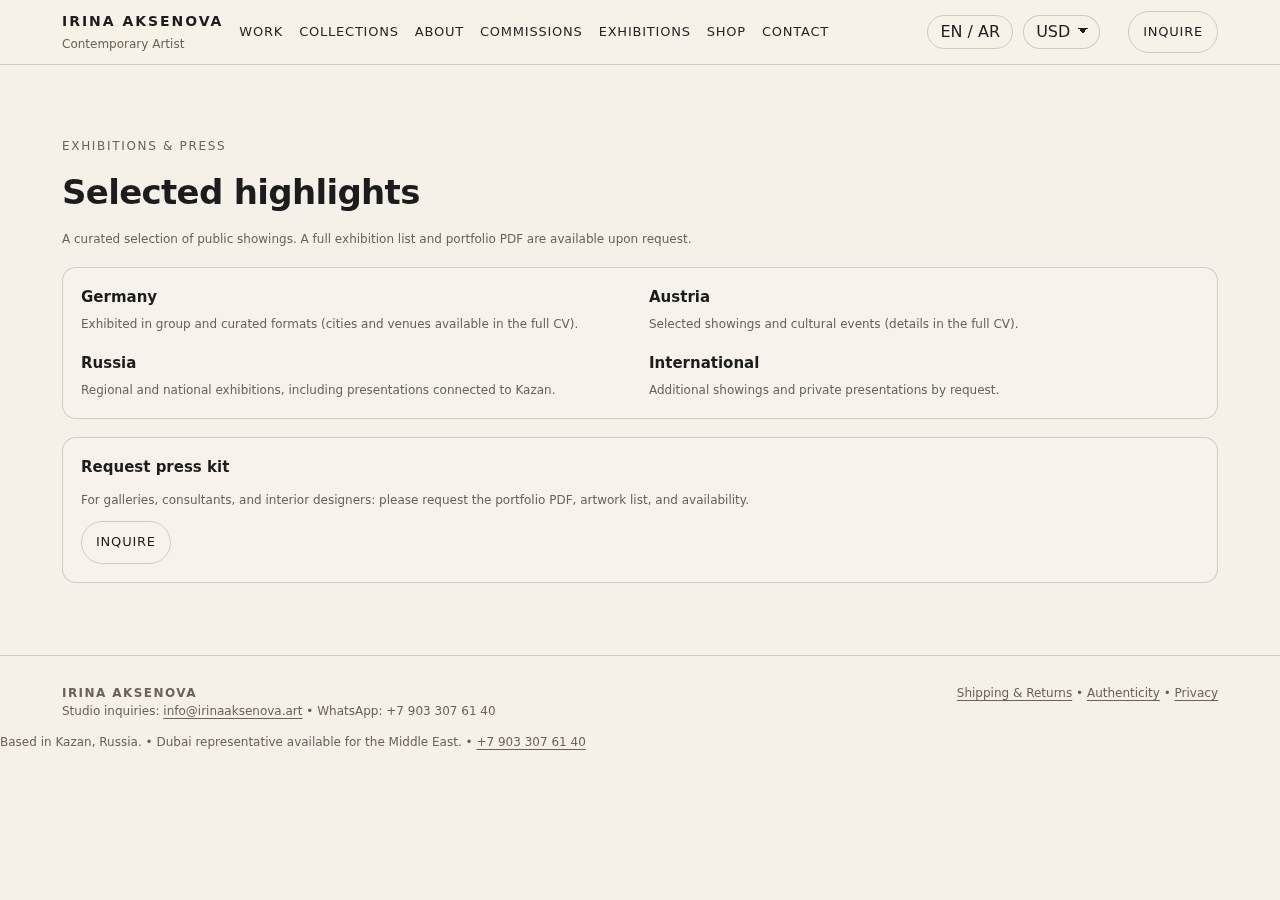
<file: exhibitions.html>
<!doctype html>
<html lang="en">
<head>
  <meta charset="utf-8">
  <meta name="viewport" content="width=device-width,initial-scale=1">
  <title>Exhibitions — Artist Name</title>
  <meta name="description" content="Exhibitions, fairs, and press mentions.">
  <link rel="stylesheet" href="css/styles.css">
  <script defer src="js/site.js"></script>
</head>
<body>
  <header class="nav">
    <div class="container nav-inner">
      <a class="brand" href="index.html" aria-label="Home">
        <strong data-i18n="brand_name">Irina Aksenova</strong>
        <span data-i18n="brand_tagline">Contemporary Artist</span>
      </a>
      <nav class="menu" aria-label="Primary">
        <a href="work.html" data-i18n="nav_work">Work</a>
        <a href="collections.html" data-i18n="nav_collections">Collections</a>
        <a href="about.html" data-i18n="nav_about">About</a>
        <a href="commissions.html" data-i18n="nav_commissions">Commissions</a>
        <a href="exhibitions.html" data-i18n="nav_exhibitions">Exhibitions</a>
        <a href="shop.html" data-i18n="nav_shop">Shop</a>
        <a href="contact.html" data-i18n="nav_contact">Contact</a>
      </nav>
      <div class="nav-controls" aria-label="Language and currency">
        <button class="chip" id="langToggle" type="button" aria-label="Toggle language">EN / AR</button>
        <select class="chip" id="currencySelect" aria-label="Select currency">
          <option value="USD">USD</option>
          <option value="EUR">EUR</option>
          <option value="AED">AED</option>
        </select>
      </div>
      <a class="btn" href="contact.html" data-i18n="cta_inquire">Inquire</a>
    </div>
  </header>

  
<main>
  <section class="section">
    <div class="container">
      <div class="kicker" data-i18n="exh_kicker">Exhibitions & press</div>
      <h1 style="margin:0 0 8px;font-size:34px;letter-spacing:-.02em;" data-i18n="exh_title">Selected highlights</h1>
      <p class="small" data-i18n="exh_note">A curated selection of public showings. A full exhibition list and portfolio PDF are available upon request.</p>

      <div class="form" style="margin-top:18px;">
        <div class="grid cols-2">
          <div>
            <p class="title">Germany</p>
            <div class="meta"><span data-i18n="exh_de_1">Exhibited in group and curated formats (cities and venues available in the full CV).</span></div>
          </div>
          <div>
            <p class="title">Austria</p>
            <div class="meta"><span data-i18n="exh_at_1">Selected showings and cultural events (details in the full CV).</span></div>
          </div>
          <div>
            <p class="title">Russia</p>
            <div class="meta"><span data-i18n="exh_ru_1">Regional and national exhibitions, including presentations connected to Kazan.</span></div>
          </div>
          <div>
            <p class="title">International</p>
            <div class="meta"><span data-i18n="exh_int_1">Additional showings and private presentations by request.</span></div>
          </div>
        </div>
      </div>

      <div class="form" style="margin-top:18px;">
        <p class="title" data-i18n="exh_request_title">Request press kit</p>
        <p class="small" data-i18n="exh_request_note">For galleries, consultants, and interior designers: please request the portfolio PDF, artwork list, and availability.</p>
        <a class="btn" href="contact.html" data-i18n="cta_inquire">Inquire</a>
      </div>
    </div>
  </section>
</main>


  <hr class="hr">
  <footer class="footer">
    <div class="container footer-row">
      <div>
        <div><strong style="letter-spacing:.12em;text-transform:uppercase;font-size:12px;">Irina Aksenova</strong></div>
        <div class="small">Studio inquiries: <a id="inquiryMail" href="mailto:info@irinaaksenova.art">info@irinaaksenova.art</a> • WhatsApp: +7 903 307 61 40</div>
      </div>
      <div class="small">
        <a href="shipping.html">Shipping & Returns</a> •
        <a href="authenticity.html">Authenticity</a> •
        <a href="privacy.html">Privacy</a>
      </div>
    </div>
  
        <div class="footer-note">
          <p class="small">
            <span data-i18n="footer_location">Based in Kazan, Russia.</span>
            <span> • </span>
            <span data-i18n="footer_dubai_rep">Dubai representative available for the Middle East.</span>
            <span> • </span>
            <a href="tel:+79033076140">+7 903 307 61 40</a>
          </p>
        </div>
        </footer>
</body>
</html>
</file>
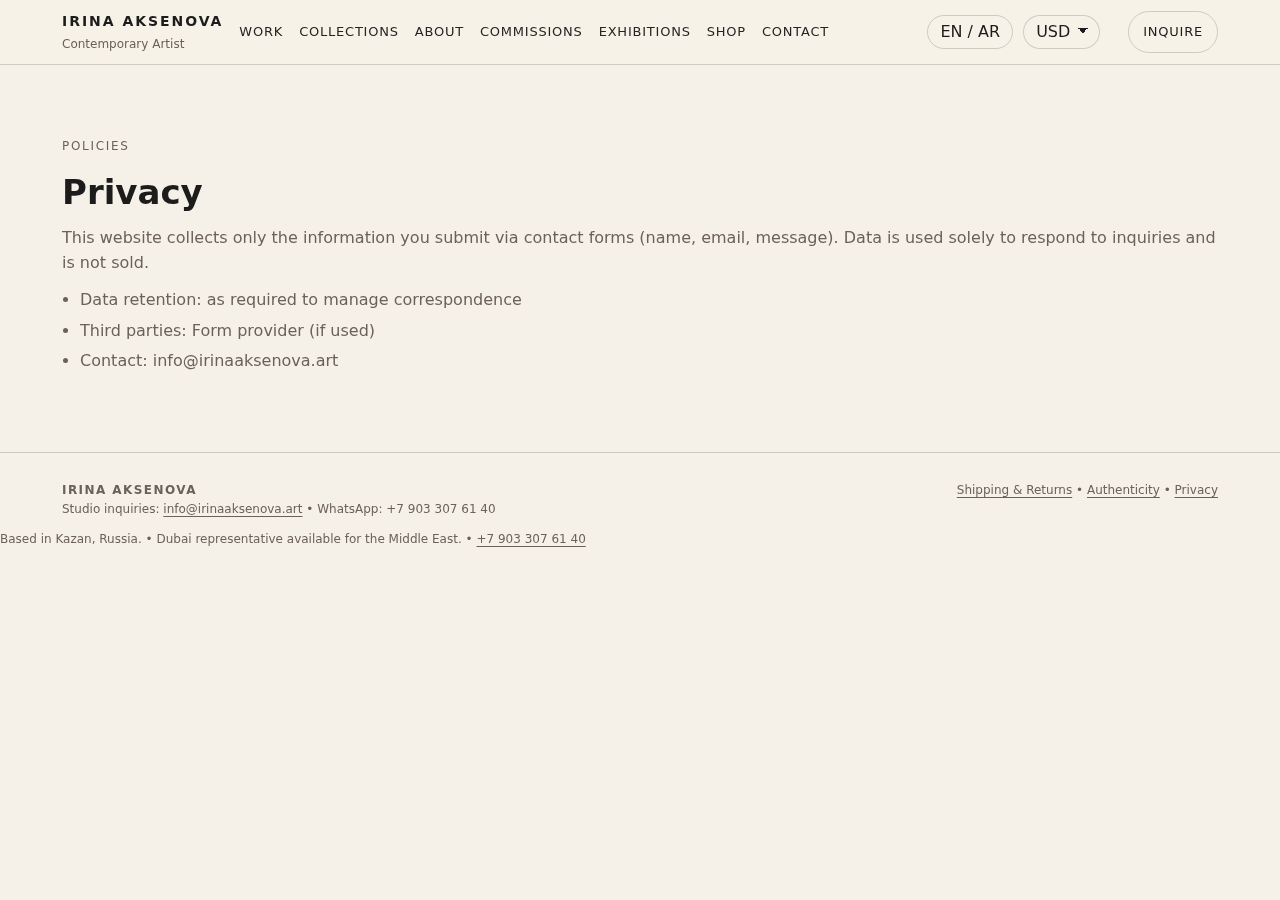
<file: privacy.html>
<!doctype html>
<html lang="en">
<head>
  <meta charset="utf-8">
  <meta name="viewport" content="width=device-width,initial-scale=1">
  <title>Privacy — Artist Name</title>
  <meta name="description" content="Privacy policy.">
  <link rel="stylesheet" href="css/styles.css">
  <script defer src="js/site.js"></script>
</head>
<body>
  <header class="nav">
    <div class="container nav-inner">
      <a class="brand" href="index.html" aria-label="Home">
        <strong data-i18n="brand_name">Irina Aksenova</strong>
        <span data-i18n="brand_tagline">Contemporary Artist</span>
      </a>
      <nav class="menu" aria-label="Primary">
        <a href="work.html" data-i18n="nav_work">Work</a>
        <a href="collections.html" data-i18n="nav_collections">Collections</a>
        <a href="about.html" data-i18n="nav_about">About</a>
        <a href="commissions.html" data-i18n="nav_commissions">Commissions</a>
        <a href="exhibitions.html" data-i18n="nav_exhibitions">Exhibitions</a>
        <a href="shop.html" data-i18n="nav_shop">Shop</a>
        <a href="contact.html" data-i18n="nav_contact">Contact</a>
      </nav>
      <div class="nav-controls" aria-label="Language and currency">
        <button class="chip" id="langToggle" type="button" aria-label="Toggle language">EN / AR</button>
        <select class="chip" id="currencySelect" aria-label="Select currency">
          <option value="USD">USD</option>
          <option value="EUR">EUR</option>
          <option value="AED">AED</option>
        </select>
      </div>
      <a class="btn" href="contact.html" data-i18n="cta_inquire">Inquire</a>
    </div>
  </header>
<main><section class='section'><div class='container prose'><div class='kicker'>Policies</div><h1 style='margin:0 0 8px;font-size:34px;'>Privacy</h1><p>This website collects only the information you submit via contact forms (name, email, message). Data is used solely to respond to inquiries and is not sold.</p><ul><li>Data retention: as required to manage correspondence</li><li>Third parties: Form provider (if used)</li><li>Contact: info@irinaaksenova.art</li></ul></div></section></main>
  <hr class="hr">
  <footer class="footer">
    <div class="container footer-row">
      <div>
        <div><strong style="letter-spacing:.12em;text-transform:uppercase;font-size:12px;">Irina Aksenova</strong></div>
        <div class="small">Studio inquiries: <a id="inquiryMail" href="mailto:info@irinaaksenova.art">info@irinaaksenova.art</a> • WhatsApp: +7 903 307 61 40</div>
      </div>
      <div class="small">
        <a href="shipping.html">Shipping & Returns</a> •
        <a href="authenticity.html">Authenticity</a> •
        <a href="privacy.html">Privacy</a>
      </div>
    </div>
  
        <div class="footer-note">
          <p class="small">
            <span data-i18n="footer_location">Based in Kazan, Russia.</span>
            <span> • </span>
            <span data-i18n="footer_dubai_rep">Dubai representative available for the Middle East.</span>
            <span> • </span>
            <a href="tel:+79033076140">+7 903 307 61 40</a>
          </p>
        </div>
        </footer>
</body>
</html>
</file>
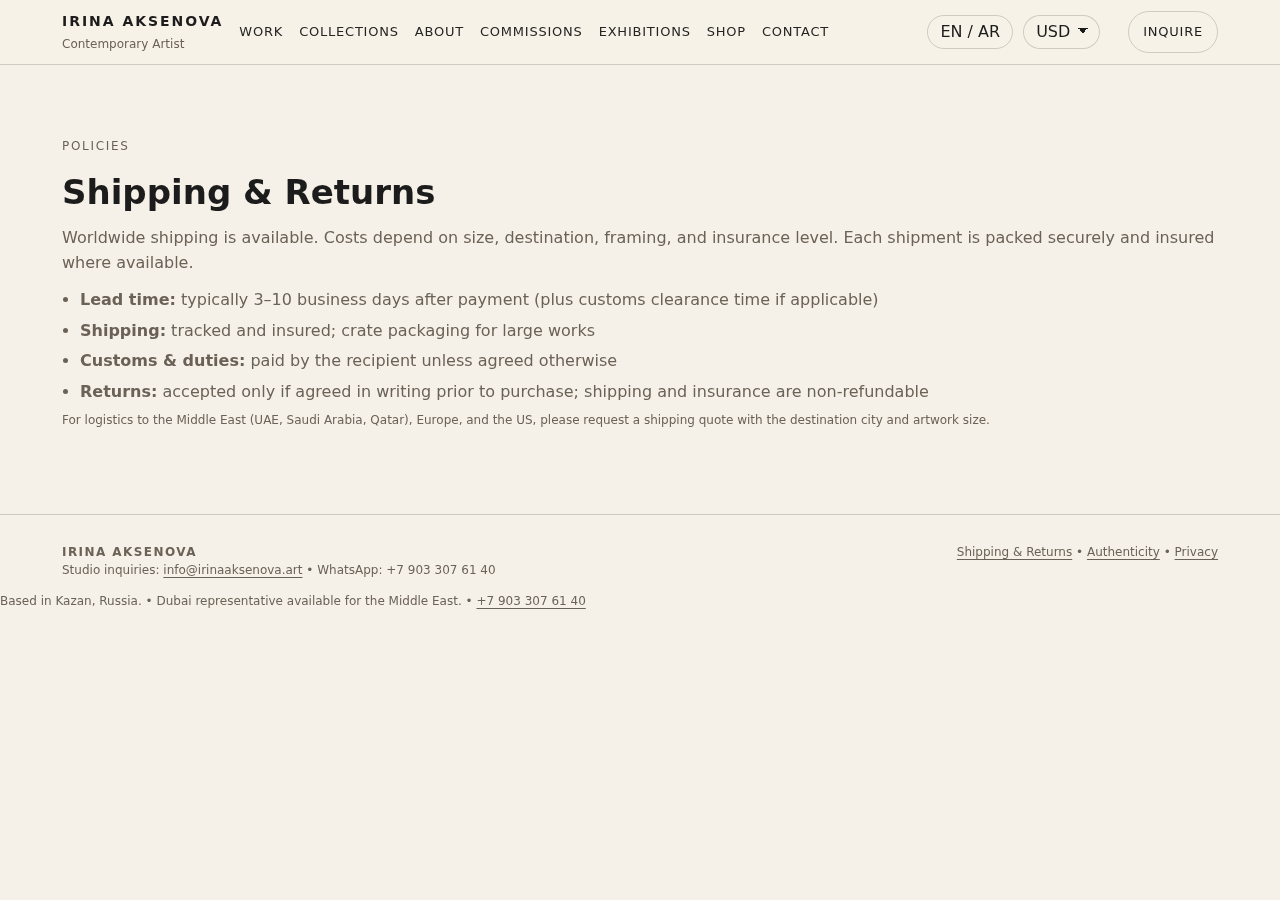
<file: shipping.html>
<!doctype html>
<html lang="en">
<head>
  <meta charset="utf-8">
  <meta name="viewport" content="width=device-width,initial-scale=1">
  <title>Shipping & Returns — Artist Name</title>
  <meta name="description" content="Shipping, delivery, and returns policy.">
  <link rel="stylesheet" href="css/styles.css">
  <script defer src="js/site.js"></script>
</head>
<body>
  <header class="nav">
    <div class="container nav-inner">
      <a class="brand" href="index.html" aria-label="Home">
        <strong data-i18n="brand_name">Irina Aksenova</strong>
        <span data-i18n="brand_tagline">Contemporary Artist</span>
      </a>
      <nav class="menu" aria-label="Primary">
        <a href="work.html" data-i18n="nav_work">Work</a>
        <a href="collections.html" data-i18n="nav_collections">Collections</a>
        <a href="about.html" data-i18n="nav_about">About</a>
        <a href="commissions.html" data-i18n="nav_commissions">Commissions</a>
        <a href="exhibitions.html" data-i18n="nav_exhibitions">Exhibitions</a>
        <a href="shop.html" data-i18n="nav_shop">Shop</a>
        <a href="contact.html" data-i18n="nav_contact">Contact</a>
      </nav>
      <div class="nav-controls" aria-label="Language and currency">
        <button class="chip" id="langToggle" type="button" aria-label="Toggle language">EN / AR</button>
        <select class="chip" id="currencySelect" aria-label="Select currency">
          <option value="USD">USD</option>
          <option value="EUR">EUR</option>
          <option value="AED">AED</option>
        </select>
      </div>
      <a class="btn" href="contact.html" data-i18n="cta_inquire">Inquire</a>
    </div>
  </header>

  <main>
    <section class="section">
      <div class="container prose">
        <div class="kicker">Policies</div>
        <h1 style="margin:0 0 8px;font-size:34px;">Shipping & Returns</h1>
        <p>Worldwide shipping is available. Costs depend on size, destination, framing, and insurance level. Each shipment is packed securely and insured where available.</p>
        <ul>
          <li><strong>Lead time:</strong> typically 3–10 business days after payment (plus customs clearance time if applicable)</li>
          <li><strong>Shipping:</strong> tracked and insured; crate packaging for large works</li>
          <li><strong>Customs & duties:</strong> paid by the recipient unless agreed otherwise</li>
          <li><strong>Returns:</strong> accepted only if agreed in writing prior to purchase; shipping and insurance are non‑refundable</li>
        </ul>
        <p class="small">For logistics to the Middle East (UAE, Saudi Arabia, Qatar), Europe, and the US, please request a shipping quote with the destination city and artwork size.</p>
      </div>
    </section>
  </main>

  <hr class="hr">
  <footer class="footer">
    <div class="container footer-row">
      <div>
        <div><strong style="letter-spacing:.12em;text-transform:uppercase;font-size:12px;">Irina Aksenova</strong></div>
        <div class="small">Studio inquiries: <a id="inquiryMail" href="mailto:info@irinaaksenova.art">info@irinaaksenova.art</a> • WhatsApp: +7 903 307 61 40</div>
      </div>
      <div class="small">
        <a href="shipping.html">Shipping & Returns</a> •
        <a href="authenticity.html">Authenticity</a> •
        <a href="privacy.html">Privacy</a>
      </div>
    </div>
  
        <div class="footer-note">
          <p class="small">
            <span data-i18n="footer_location">Based in Kazan, Russia.</span>
            <span> • </span>
            <span data-i18n="footer_dubai_rep">Dubai representative available for the Middle East.</span>
            <span> • </span>
            <a href="tel:+79033076140">+7 903 307 61 40</a>
          </p>
        </div>
        </footer>
</body>
</html>
</file>
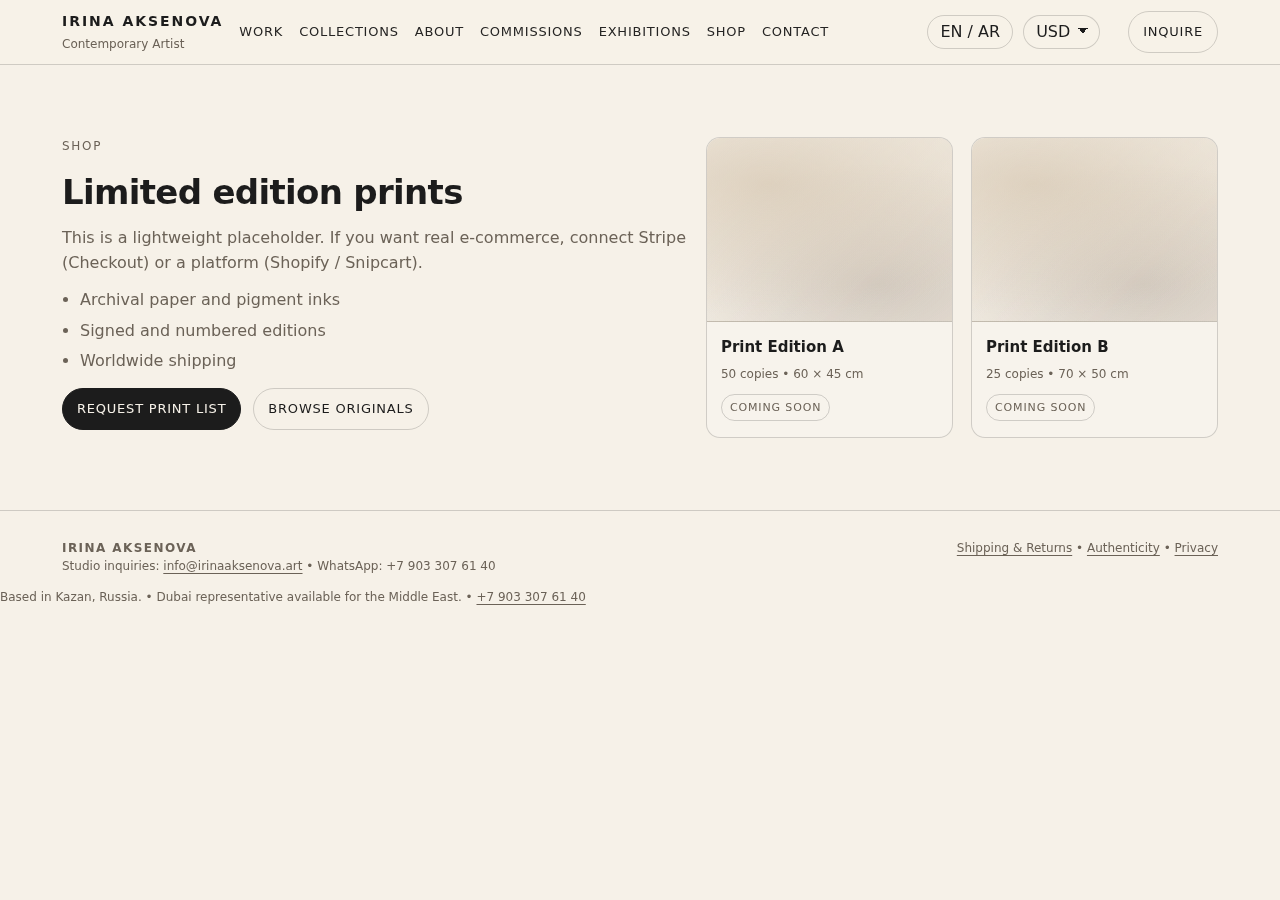
<file: shop.html>
<!doctype html>
<html lang="en">
<head>
  <meta charset="utf-8">
  <meta name="viewport" content="width=device-width,initial-scale=1">
  <title>Shop — Artist Name</title>
  <meta name="description" content="Limited edition prints. Coming soon.">
  <link rel="stylesheet" href="css/styles.css">
  <script defer src="js/site.js"></script>
</head>
<body>
  <header class="nav">
    <div class="container nav-inner">
      <a class="brand" href="index.html" aria-label="Home">
        <strong data-i18n="brand_name">Irina Aksenova</strong>
        <span data-i18n="brand_tagline">Contemporary Artist</span>
      </a>
      <nav class="menu" aria-label="Primary">
        <a href="work.html" data-i18n="nav_work">Work</a>
        <a href="collections.html" data-i18n="nav_collections">Collections</a>
        <a href="about.html" data-i18n="nav_about">About</a>
        <a href="commissions.html" data-i18n="nav_commissions">Commissions</a>
        <a href="exhibitions.html" data-i18n="nav_exhibitions">Exhibitions</a>
        <a href="shop.html" data-i18n="nav_shop">Shop</a>
        <a href="contact.html" data-i18n="nav_contact">Contact</a>
      </nav>
      <div class="nav-controls" aria-label="Language and currency">
        <button class="chip" id="langToggle" type="button" aria-label="Toggle language">EN / AR</button>
        <select class="chip" id="currencySelect" aria-label="Select currency">
          <option value="USD">USD</option>
          <option value="EUR">EUR</option>
          <option value="AED">AED</option>
        </select>
      </div>
      <a class="btn" href="contact.html" data-i18n="cta_inquire">Inquire</a>
    </div>
  </header>

  <main>
    <section class="section">
      <div class="container two-col">
        <div class="prose">
          <div class="kicker" data-i18n="nav_shop">Shop</div>
          <h1 style="margin:0 0 8px;font-size:34px;letter-spacing:-.02em;">Limited edition prints</h1>
          <p>This is a lightweight placeholder. If you want real e‑commerce, connect Stripe (Checkout) or a platform (Shopify / Snipcart).</p>
          <ul>
            <li>Archival paper and pigment inks</li>
            <li>Signed and numbered editions</li>
            <li>Worldwide shipping</li>
          </ul>
          <div class="hero-actions" style="margin-top:14px;">
            <a class="btn primary" href="contact.html">Request print list</a>
            <a class="btn" href="work.html">Browse originals</a>
          </div>
        </div>

        <div class="grid cols-2">
          <div class="card">
            <div class="thumb" style="aspect-ratio: 4/3;"></div>
            <div class="card-body">
              <p class="title">Print Edition A</p>
              <div class="meta"><span>50 copies • 60 × 45 cm</span><span class="badge">Coming soon</span></div>
            </div>
          </div>
          <div class="card">
            <div class="thumb" style="aspect-ratio: 4/3;"></div>
            <div class="card-body">
              <p class="title">Print Edition B</p>
              <div class="meta"><span>25 copies • 70 × 50 cm</span><span class="badge">Coming soon</span></div>
            </div>
          </div>
        </div>
      </div>
    </section>
  </main>

  <hr class="hr">
  <footer class="footer">
    <div class="container footer-row">
      <div>
        <div><strong style="letter-spacing:.12em;text-transform:uppercase;font-size:12px;">Irina Aksenova</strong></div>
        <div class="small">Studio inquiries: <a id="inquiryMail" href="mailto:info@irinaaksenova.art">info@irinaaksenova.art</a> • WhatsApp: +7 903 307 61 40</div>
      </div>
      <div class="small">
        <a href="shipping.html">Shipping & Returns</a> •
        <a href="authenticity.html">Authenticity</a> •
        <a href="privacy.html">Privacy</a>
      </div>
    </div>
  
        <div class="footer-note">
          <p class="small">
            <span data-i18n="footer_location">Based in Kazan, Russia.</span>
            <span> • </span>
            <span data-i18n="footer_dubai_rep">Dubai representative available for the Middle East.</span>
            <span> • </span>
            <a href="tel:+79033076140">+7 903 307 61 40</a>
          </p>
        </div>
        </footer>
</body>
</html>
</file>
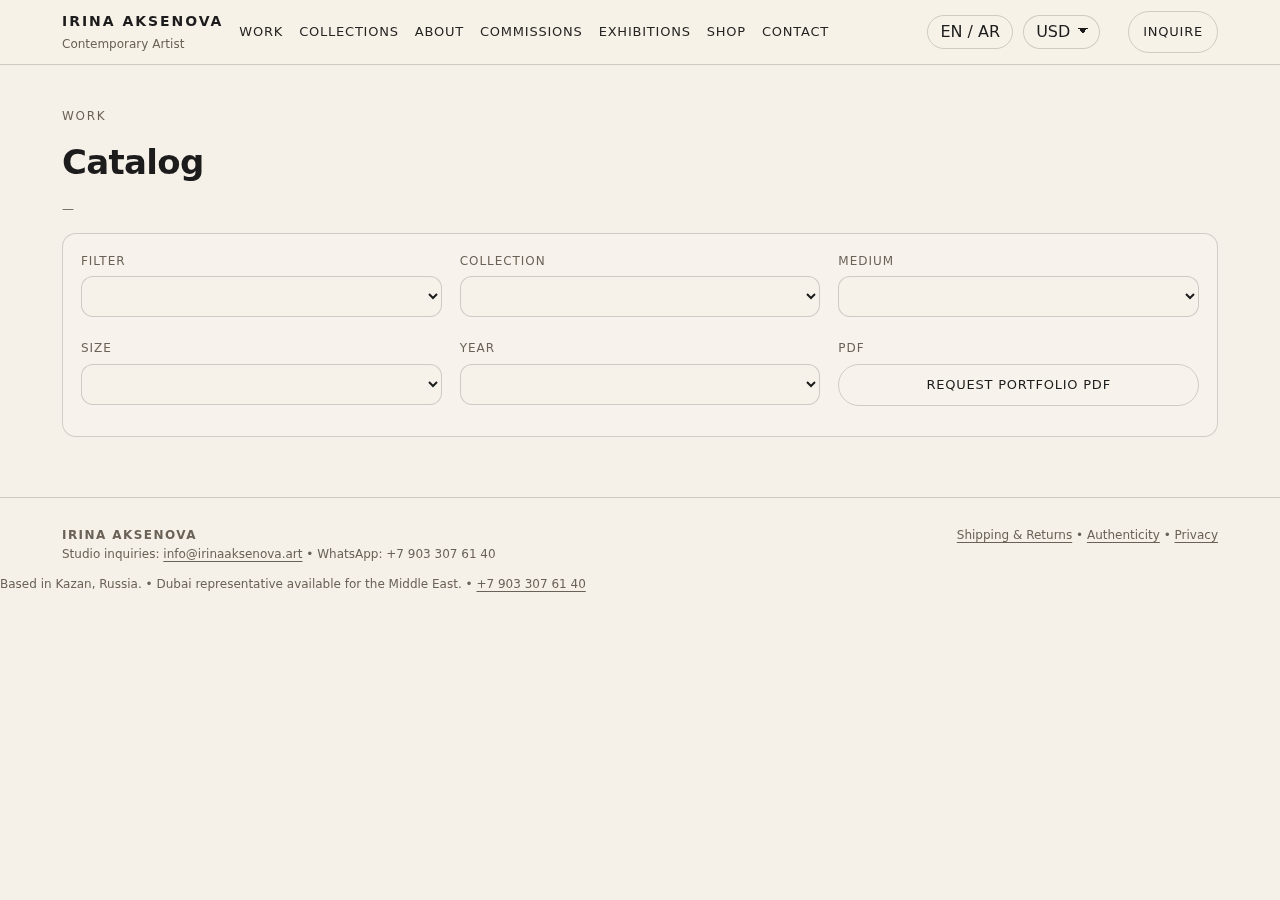
<file: work.html>
<!doctype html>
<html lang="en">
<head>
  <meta charset="utf-8">
  <meta name="viewport" content="width=device-width,initial-scale=1">
  <title>Work — Artist Name</title>
  <meta name="description" content="Browse available works, sizes, and media. Inquire for pricing and availability.">
  <link rel="stylesheet" href="css/styles.css">
  <script defer src="js/site.js"></script>
</head>
<body>
  <header class="nav">
    <div class="container nav-inner">
      <a class="brand" href="index.html" aria-label="Home">
        <strong data-i18n="brand_name">Irina Aksenova</strong>
        <span data-i18n="brand_tagline">Contemporary Artist</span>
      </a>
      <nav class="menu" aria-label="Primary">
        <a href="work.html" data-i18n="nav_work">Work</a>
        <a href="collections.html" data-i18n="nav_collections">Collections</a>
        <a href="about.html" data-i18n="nav_about">About</a>
        <a href="commissions.html" data-i18n="nav_commissions">Commissions</a>
        <a href="exhibitions.html" data-i18n="nav_exhibitions">Exhibitions</a>
        <a href="shop.html" data-i18n="nav_shop">Shop</a>
        <a href="contact.html" data-i18n="nav_contact">Contact</a>
      </nav>
      <div class="nav-controls" aria-label="Language and currency">
        <button class="chip" id="langToggle" type="button" aria-label="Toggle language">EN / AR</button>
        <select class="chip" id="currencySelect" aria-label="Select currency">
          <option value="USD">USD</option>
          <option value="EUR">EUR</option>
          <option value="AED">AED</option>
        </select>
      </div>
      <a class="btn" href="contact.html" data-i18n="cta_inquire">Inquire</a>
    </div>
  </header>

  <main>
    <section class="section tight">
      <div class="container">
        <div class="kicker" data-i18n="nav_work">Work</div>
        <h1 style="margin:0 0 8px;font-size:34px;letter-spacing:-.02em;">Catalog</h1>
        <p class="small" id="workCount">—</p>

        <div class="form" style="margin-top:14px;">
          <div class="grid cols-3">
            <div class="field">
              <label for="filterAvailability">Filter</label>
              <select id="filterAvailability"></select>
            </div>
            <div class="field">
              <label for="filterCollection">Collection</label>
              <select id="filterCollection"></select>
            </div>
            <div class="field">
              <label for="filterMedium">Medium</label>
              <select id="filterMedium"></select>
            </div>
          </div>
          <div class="grid cols-3" style="margin-top:10px;">
            <div class="field">
              <label for="filterSize">Size</label>
              <select id="filterSize"></select>
            </div>
            <div class="field">
              <label for="filterYear">Year</label>
              <select id="filterYear"></select>
            </div>
            <div class="field">
              <label>PDF</label>
              <a class="btn" href="contact.html">Request portfolio PDF</a>
            </div>
          </div>
        </div>

        <div style="height:18px;"></div>
        <div id="workGrid" class="grid cols-3"></div>
      </div>
    </section>
  </main>

  <hr class="hr">
  <footer class="footer">
    <div class="container footer-row">
      <div>
        <div><strong style="letter-spacing:.12em;text-transform:uppercase;font-size:12px;">Irina Aksenova</strong></div>
        <div class="small">Studio inquiries: <a id="inquiryMail" href="mailto:info@irinaaksenova.art">info@irinaaksenova.art</a> • WhatsApp: +7 903 307 61 40</div>
      </div>
      <div class="small">
        <a href="shipping.html">Shipping & Returns</a> •
        <a href="authenticity.html">Authenticity</a> •
        <a href="privacy.html">Privacy</a>
      </div>
    </div>
  
        <div class="footer-note">
          <p class="small">
            <span data-i18n="footer_location">Based in Kazan, Russia.</span>
            <span> • </span>
            <span data-i18n="footer_dubai_rep">Dubai representative available for the Middle East.</span>
            <span> • </span>
            <a href="tel:+79033076140">+7 903 307 61 40</a>
          </p>
        </div>
        </footer>
</body>
</html>
</file>
<file: css/styles.css>
:root{
  --bg:#F6F1E8;
  --text:#1C1C1C;
  --muted:#6B6257;
  --sand:#D6C7B2;
  --umber:#4A3528;
  --line:rgba(28,28,28,.18);
  --max:1200px;
  --gap:18px;
  --radius:14px;
  --shadow:0 10px 30px rgba(28,28,28,.08);
}

*{box-sizing:border-box}
html,body{height:100%}
body{
  margin:0;
  font-family: ui-sans-serif, system-ui, -apple-system, Segoe UI, Roboto, Helvetica, Arial;
  background:var(--bg);
  color:var(--text);
  line-height:1.55;
}

a{color:inherit;text-decoration:none}
a.underline{text-decoration:underline;text-underline-offset:3px}
img{max-width:100%;display:block}

.container{max-width:var(--max);margin:0 auto;padding:0 22px}
.section{padding:72px 0}
.section.tight{padding:42px 0}
.hr{border:none;border-top:1px solid var(--line);margin:0}

.nav{
  position:sticky;top:0;z-index:50;
  backdrop-filter:saturate(1.2) blur(8px);
  background:color-mix(in srgb, var(--bg) 82%, transparent);
  border-bottom:1px solid var(--line);
}
.nav-inner{display:flex;align-items:center;justify-content:space-between;height:64px;gap:16px}
.brand{display:flex;flex-direction:column;gap:2px}
.brand strong{font-size:14px;letter-spacing:.14em;text-transform:uppercase}
.brand span{font-size:12px;color:var(--muted)}
.menu{display:flex;align-items:center;gap:16px;flex-wrap:wrap;justify-content:flex-end}
.menu a{font-size:13px;letter-spacing:.06em;text-transform:uppercase;color:color-mix(in srgb,var(--text) 88%, var(--muted))}
.menu a.active{color:var(--text);text-decoration:underline;text-underline-offset:6px}

.btn{
  display:inline-flex;align-items:center;justify-content:center;
  padding:10px 14px;border-radius:999px;
  border:1px solid var(--line);
  font-size:13px;letter-spacing:.06em;text-transform:uppercase;
  background:transparent;cursor:pointer;transition:.18s ease;
}
.btn:hover{background:var(--sand);border-color:color-mix(in srgb,var(--line) 50%, var(--umber))}
.btn.primary{background:var(--text);color:var(--bg);border-color:var(--text)}
.btn.primary:hover{background:color-mix(in srgb, var(--text) 92%, var(--umber));}

.hero{
  min-height:70vh;
  display:grid;
  grid-template-columns: 1.05fr .95fr;
  gap:var(--gap);
  align-items:stretch;
}
.hero-card{
  border:1px solid var(--line);
  border-radius:var(--radius);
  padding:22px;
  display:flex;flex-direction:column;justify-content:flex-end;
  background:linear-gradient(135deg, rgba(214,199,178,.22), rgba(74,53,40,.06));
}
.hero h1{margin:0 0 10px;font-size:44px;line-height:1.06;font-weight:600;letter-spacing:-.02em}
.hero p{margin:0 0 18px;color:var(--muted);max-width:52ch}
.hero-actions{display:flex;gap:12px;flex-wrap:wrap}
.hero-media{
  border:1px solid var(--line);
  border-radius:var(--radius);
  overflow:hidden;
  position:relative;
  box-shadow:var(--shadow);
  background:
    radial-gradient(1000px 400px at 20% 10%, rgba(214,199,178,.65), transparent 60%),
    radial-gradient(700px 380px at 80% 75%, rgba(74,53,40,.22), transparent 55%),
    linear-gradient(135deg, rgba(246,241,232,1), rgba(214,199,178,.35));
}
.hero-meta{
  position:absolute;left:18px;bottom:16px;right:18px;
  display:flex;justify-content:space-between;gap:12px;flex-wrap:wrap;
  font-size:12px;color:color-mix(in srgb, var(--text) 75%, var(--muted));
}
.kicker{font-size:12px;letter-spacing:.14em;text-transform:uppercase;color:var(--muted);margin-bottom:10px}

.grid{display:grid;gap:var(--gap)}
.grid.cols-3{grid-template-columns:repeat(3,1fr)}
.grid.cols-2{grid-template-columns:repeat(2,1fr)}
@media (max-width: 980px){
  .hero{grid-template-columns:1fr;min-height:auto}
  .hero h1{font-size:38px}
  .grid.cols-3{grid-template-columns:repeat(2,1fr)}
}
@media (max-width: 620px){
  .grid.cols-3,.grid.cols-2{grid-template-columns:1fr}
  .menu{display:none}
  .hero h1{font-size:34px}
}

.card{
  border:1px solid var(--line);
  border-radius:var(--radius);
  overflow:hidden;
  background:rgba(255,255,255,.18);
  transition:transform .18s ease, background .18s ease;
}
.card:hover{transform:translateY(-2px);background:rgba(255,255,255,.32)}
.thumb{
  aspect-ratio: 4/3;
  background:
    radial-gradient(500px 220px at 25% 25%, rgba(214,199,178,.75), transparent 60%),
    radial-gradient(420px 220px at 70% 80%, rgba(74,53,40,.18), transparent 55%),
    linear-gradient(135deg, rgba(246,241,232,1), rgba(214,199,178,.22));
  border-bottom:1px solid var(--line);
}
.card-body{padding:14px 14px 16px}
.title{font-size:15px;font-weight:600;margin:0 0 6px}
.meta{font-size:12px;color:var(--muted);display:flex;gap:10px;flex-wrap:wrap}
.badge{font-size:11px;letter-spacing:.08em;text-transform:uppercase;padding:4px 8px;border:1px solid var(--line);border-radius:999px}

.two-col{display:grid;grid-template-columns:1.1fr .9fr;gap:var(--gap);align-items:start}
@media (max-width:980px){.two-col{grid-template-columns:1fr}}

.prose h2{margin:0 0 10px;font-size:22px}
.prose p{margin:0 0 12px;color:var(--muted)}
.prose ul{margin:0;padding-left:18px;color:var(--muted)}
.prose li{margin:6px 0}

.form{
  border:1px solid var(--line);
  border-radius:var(--radius);
  padding:18px;
  background:rgba(255,255,255,.18);
}
.field{display:flex;flex-direction:column;gap:6px;margin-bottom:12px}
label{font-size:12px;letter-spacing:.08em;text-transform:uppercase;color:var(--muted)}
input,select,textarea{
  padding:11px 12px;border-radius:12px;border:1px solid var(--line);
  background:rgba(246,241,232,.65);color:var(--text);
  outline:none;
}
textarea{min-height:120px;resize:vertical}
input:focus,select:focus,textarea:focus{border-color:color-mix(in srgb,var(--umber) 40%, var(--line));}

.footer{padding:28px 0;color:var(--muted);font-size:12px}
.footer a{color:inherit;text-decoration:underline;text-underline-offset:3px}
.footer-row{display:flex;justify-content:space-between;gap:12px;flex-wrap:wrap}
.small{font-size:12px;color:var(--muted)}

/* Nav controls */
.nav-controls{display:flex;gap:10px;align-items:center;margin-left:auto;margin-right:12px;}
.chip{font:inherit;border:1px solid var(--line);background:transparent;color:inherit;border-radius:999px;padding:8px 12px;cursor:pointer;line-height:1;}
.chip:hover{background:rgba(214,199,178,.25);}
.chip:focus{outline:2px solid rgba(176,141,87,.35);outline-offset:2px;}
select.chip{appearance:none;padding-right:28px;background-image:linear-gradient(45deg, transparent 50%, currentColor 50%),linear-gradient(135deg, currentColor 50%, transparent 50%);background-position:calc(100% - 16px) calc(50% - 2px),calc(100% - 11px) calc(50% - 2px);background-size:5px 5px;background-repeat:no-repeat;}

/* RTL support */
html[dir="rtl"] body{direction:rtl;}
html[dir="rtl"] .nav-inner{flex-direction:row-reverse;}
html[dir="rtl"] .menu{flex-direction:row-reverse;}
html[dir="rtl"] .nav-controls{margin-left:12px;margin-right:auto;}
html[dir="rtl"] .meta{flex-direction:row-reverse;}
html[dir="rtl"] .container.two-col{direction:rtl;}
html[dir="rtl"] .prose, html[dir="rtl"] .section, html[dir="rtl"] .container{direction:rtl;}

.thumb-sm{width:76px;height:56px;border-radius:12px;border:1px solid var(--line);background-size:cover;background-position:center;}
.thumb-row .thumb{cursor:pointer;}
</file>
